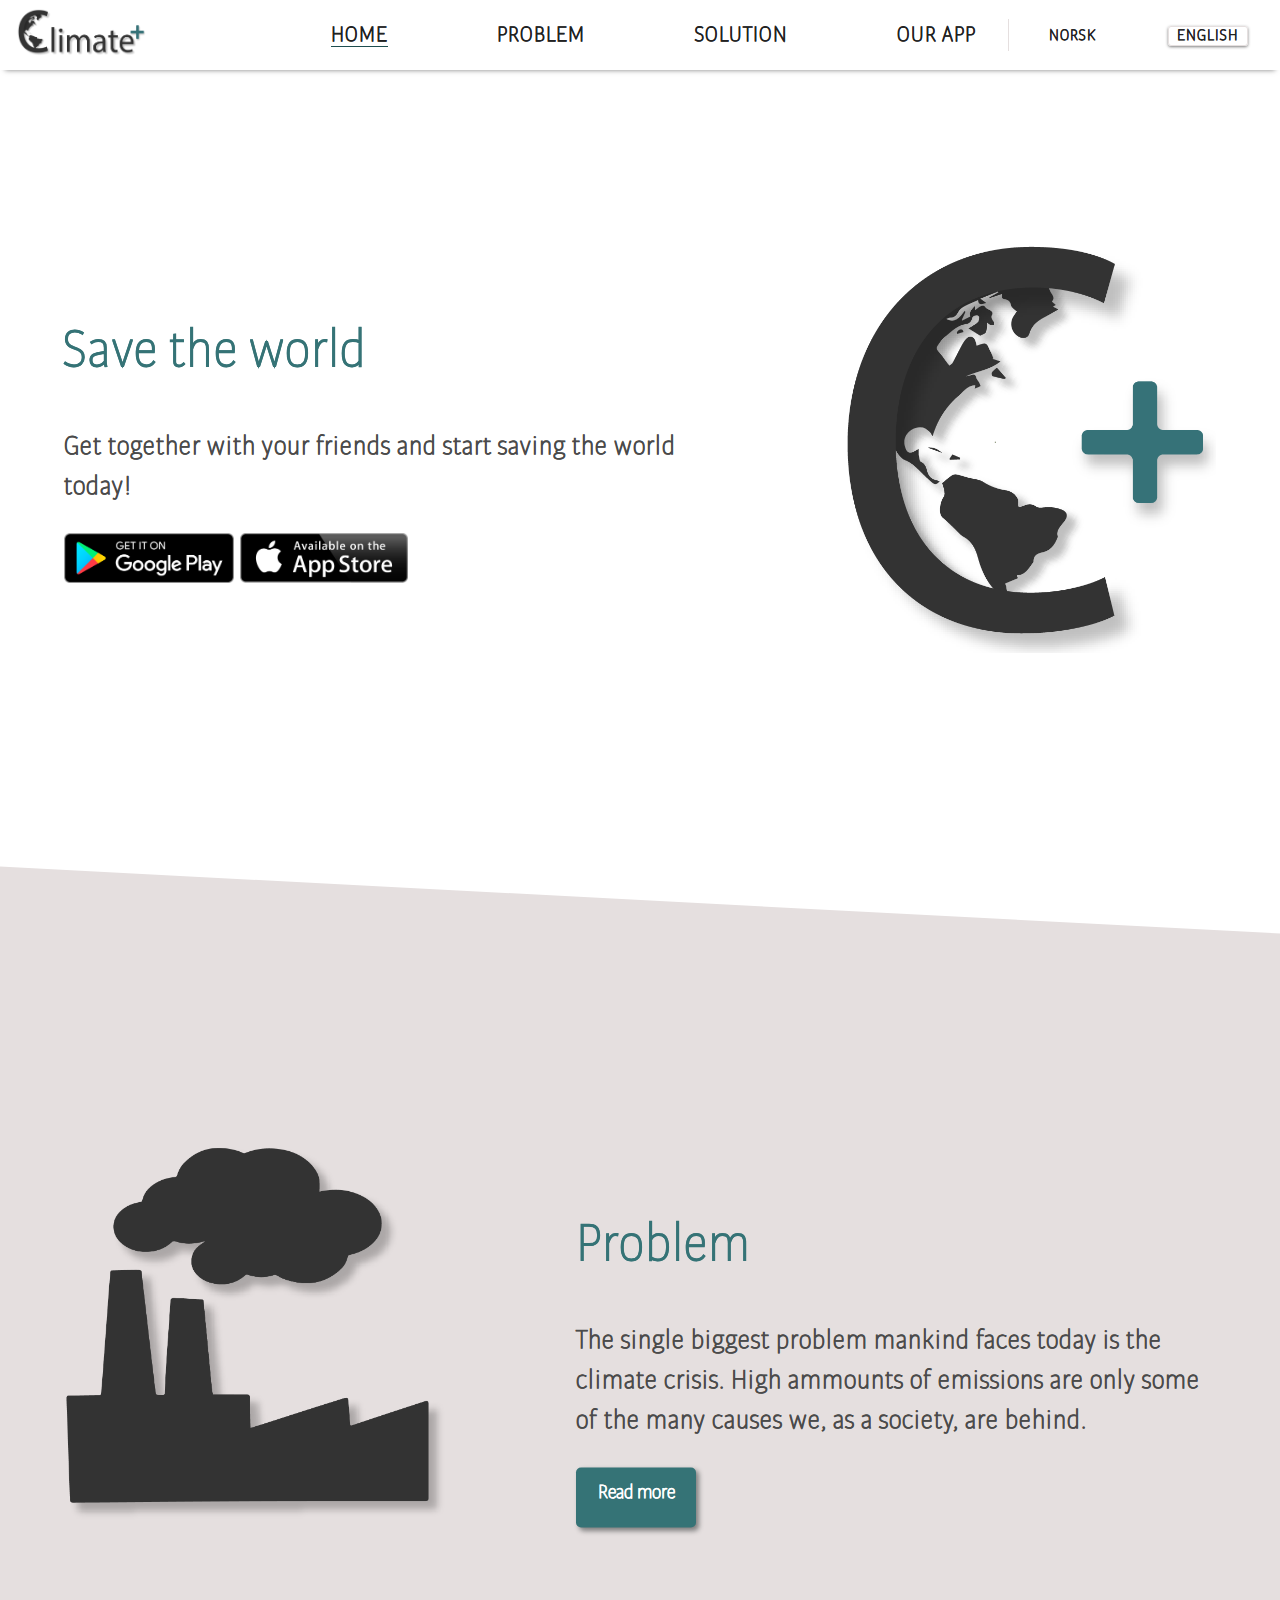
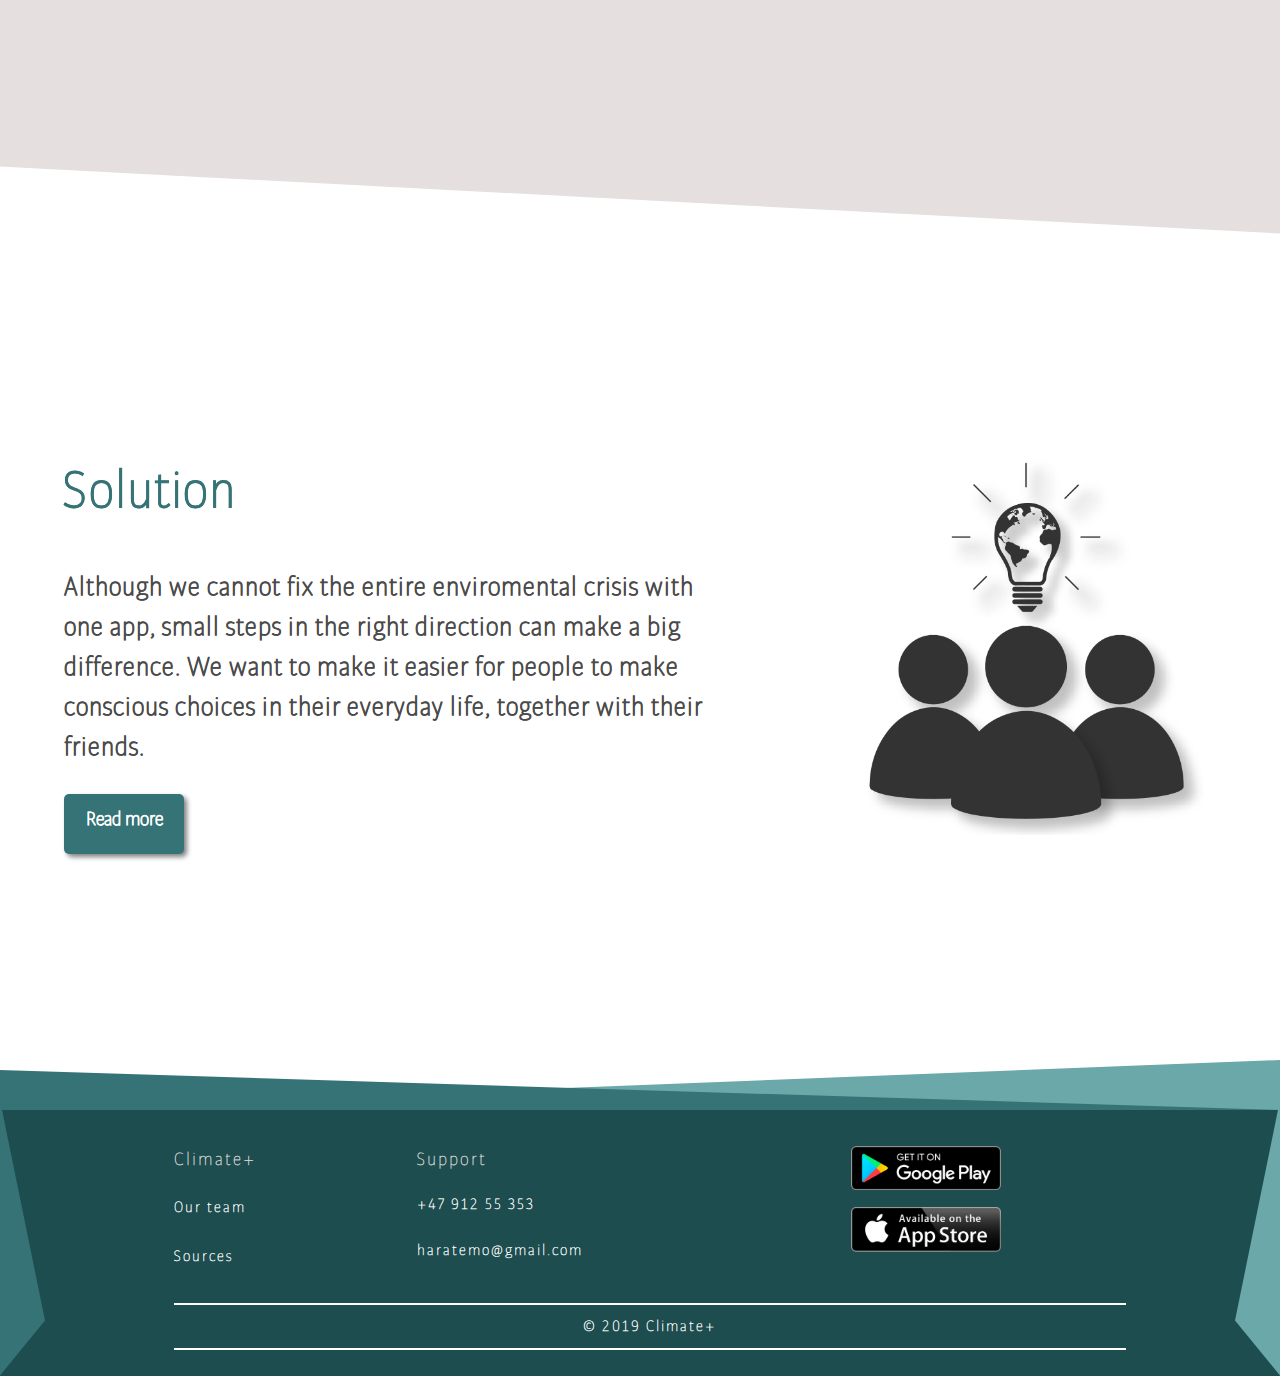
<file: index.html>
<!DOCTYPE html>
<html lang="en">
    <head>
        <meta charset='utf-8'>
        <meta http-equiv='X-UA-Compatible' content='IE=edge'>
        <title>Climate+</title>
        <link rel="icon" type="image/png" href="img/logoTittel.png">

        <meta name='viewport' content='width=device-width, initial-scale=1'>

        <link rel='stylesheet' type='text/css' media='screen' href='css/index-style.css'>
        <link rel="stylesheet" type="text/css" href="css/navigation-bar-style.css">
        <link rel="stylesheet" type="text/css" href="css/main.css">

    </head>
    <body>
        <input type="checkbox" id="dropdown">
        <nav tabindex="0">
            <a href="index.html" class="logo logoD"><img alt="Our logo" src="img/logo.png"></a>
            <a href="index.html" class="logo logoM"><img alt="Our logo" src="img/logo2.png"></a>

            <div tabindex=0 class="title">Home</div>

            <label for="dropdown">
                menu
                <div class="burger">
                    <div></div>
                    <div></div>
                    <div></div>
                </div>
            </label>
        
            <ul class="nav-links">
                <li><a class="active" href="#index">Home</a></li>
                <li><a href="html/problem.html">Problem</a></li>
                <li><a href="html/solution.html">Solution</a></li>
                <li><a href="html/app.html">Our App</a></li>
            </ul>
            <ul class="language">
                <li><a href="html/no.html">Norsk</a></li>
                <li><a class="active" href="index.html">English</a></li>
            </ul>
        </nav>

        <div class = "main" id="index">

            <div class = "section1">
                <div class ="tekst">
                    <h1 tabindex=0>Save the world</h1>
                    <img class = "finnes" src = "img/logo2.png" alt = "Image of our logo">
                    <p tabindex=0>Get together with your friends and start saving the world today!</p>

                    <a href="html/app.html"><img class="nav-googlePlay" src="img/googlePlay.png" alt ="Link to Google Play"></a>
                    <a href="html/app.html"><img class="nav-appStore" src="img/appStore.png" alt = "Link to Appstore"></a>
                </div>
                <div class = "jordklode">
                    <img tabindex=0 src = "img/logo2.png">
                </div>
            </div>

            <div class = "section2">
                <div class = "fabrikk">
                    <a href="html/problem.html"><img src="img/fabrikk.png"></a>
                </div>
                <div class = tekst>
                    <h1 tabindex=0>Problem</h1>
                    <img class = "finnes" src = "img/fabrikk.png" alt = "Image of a factory">
                    <p tabindex=0 >The single biggest problem mankind faces today is the climate crisis. High ammounts of emissions
                        are only some of the many causes we, as a society, are behind.</p>

                    <a tabindex=0 href="html/problem.html"><button class="buttonStyle" tabindex=-1>Read more</button></a>
                </div>
            </div>

            <div class = "section3">
                <div class = "tekst">
                    <h1 tabindex=0 >Solution</h1>
                    <img class = "finnes" src = "img/folk.png" alt = "Image of people">
                    <p tabindex=0>
                        Although we cannot fix the entire enviromental crisis with one app, small steps in the right direction can make
                        a big difference. We want to make it easier for people to make conscious choices in their 
                        everyday life, together with their friends.
                    </p>

                    <a tabindex=0 href = "html/solution.html"><button class="buttonStyle" tabindex=-1>Read more</button></a>
                </div>
                <div class = "folk">
                    <a tabindex=0 href="html/solution.html"><img src="img/folk.png"></a>
                </div>
            </div>
        </div>
        <footer>
            <div class="triangles">
                <svg class="trekant" preserveAspectRatio="none" viewBox="0 0 100 100" width="100%">
                    <polygon style="width: 100%" points="0 100, 100 100, 100 0" fill="#6ba8a9"></polygon>
                </svg>

                <svg class="trekant1" preserveAspectRatio="none" viewBox="0 0 100 100" width="100%">
                    <polygon style="width: 100%" points="0 100, 100 100, 0 0" fill="#357376"></polygon>
                </svg>
            </div>
            <div class="footer-container">
                <div class="footer-left">
                    <ul>
                        <li class="topLink-Footer" tabindex="0">Climate+</li>
                        <li class="footer-links"><a href="html/team.html">Our team</a></li>
                        <li class="footer-links"><a href="html/sources.html">Sources</a></li>
                    </ul>
                </div>
                <div class="footer-center">
                    <ul>
                        <li class="topLink-Footer" tabindex="0">Support</li>
                        <li class="footer-links" tabindex="0">+47 912 55 353</li>
                        <li class="footer-links" tabindex="0"><a>haratemo@gmail.com</a></li>
                    </ul>
                </div>
                <div class="footer-right">
                    <ul>
                        <a href="html/app.html"><img alt="google play icon" class="googlePlay" src="img/googlePlay.png"></a>
                        <a href="html/app.html"><img alt="App store icon" class="appStore" src="img/appStore.png"></a>
                    </ul>
                </div>
                <div class="footer-copyRight">
                    <p>&copy; 2019 Climate+</p>
                </div>
            </div>

            <svg class="sideTriangleRight" preserveAspectRatio="none" viewBox="0 0 100 100" width="3%">
                <polygon style="width: 3%" points="0 0, 100 80, 0 100" fill="#357376"></polygon>
            </svg>

            <svg class="sideTriangleLeft" preserveAspectRatio="none" viewBox="0 0 100 100" width="3%">
                <polygon style="width: 3%" points="100 0, 0 80, 100 100" fill="#6ba8a9"></polygon>
            </svg>
        </footer>
    </body>
</html>
</file>
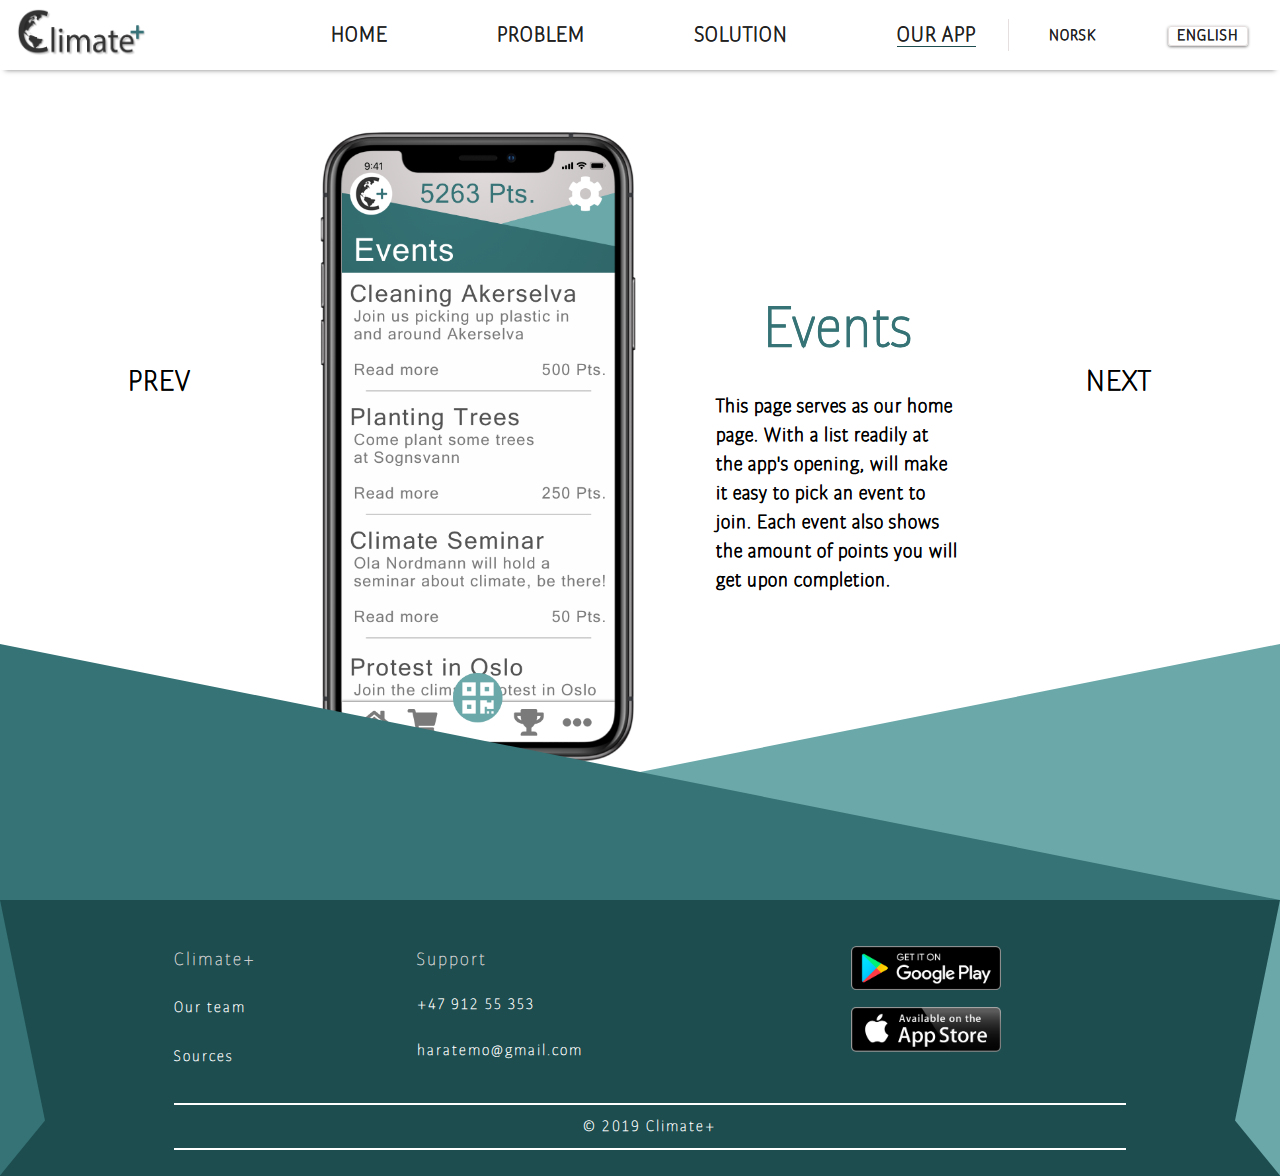
<file: html/app (LilleDeeLaptop's conflicted copy 2019-11-29).html>
<!DOCTYPE html>
<html lang="en">
    <head>
        <meta charset="UTF-8">
        <meta name="viewport" content="width=device-width, initial-scale=1.0">
        <meta http-equiv="X-UA-Compatible" content="ie=edge">
        <link rel="stylesheet" type="text/css" href="../css/main.css">
        <link rel="stylesheet" type="text/css" href="../css/app-style.css">
        <title>
            Vår App
        </title>
        <link rel="icon" type="image/png" href="../img/logoTittel.png">
    </head>
    <body>
        
        <input type="checkbox" id="dropdown">
        <nav tabindex="0">
            <a href="../index.html" class="logo logoD"><img alt="Our logo" src="../img/logo.png"></a>
            <a href="../index.html" class="logo logoM"><img alt="Our logo" src="../img/logo2.png"></a>

            <div tabindex="0" class="title">Our App</div>

            <label for="dropdown">
                menu
                <div class="burger">
                    <div></div>
                    <div></div>
                    <div></div>
                </div>
            </label>
        
            <ul class="nav-links">
                <li><a href="../index.html">Home</a></li>
                <li><a href="problem.html">Problem</a></li>
                <li><a href="solution.html">Solution</a></li>
                <li><a class="active" href="#slide1">Our App</a></li>
            </ul>
            <ul class="language">
                <li><a href="./no/app.html">Norsk</a></li>
                <li><a class="active" href="#slide1">English</a></li>
            </ul>
        </nav>
        
        <!--
        <div class="head-text">
            <h1>Demonstration</h1>
            <p>In this section we have created a slideshow which showcases our app</p>
        </div>
        -->

        <div class="container">
            <div class="scroll-wrap">
                <div class="slide" id="slide1">
                    <h2 class="m-header">Events</h2>
                    <div class="slide-img">
                        <img src="../img/app1.png" alt="Climate+ home page">
                    </div>
                    <div class="slide-text" tabindex="0">
                        <h2>Events</h2>
                        <p>This page serves as our home page. With a list readily at the app's opening, will
                            make it easy to pick an event to join. Each event also shows the amount of points you
                            will get upon completion.
                    </div>
                    <a class="next" href="#slide2">Next</a>
                    <a class="prev" href="#slide3">Prev</a>
                </div>

                <div class="slide" id="slide2">
                    <h2 class="m-header">Benefits</h2>
                    <div class="slide-img">
                        <img src="../img/app2.png" alt="Climate+ benefit page">
                    </div>
                    <div class="slide-text" tabindex="0">
                        <h2>Benefits</h2>
                        <p>This page displays all the benefits you can spend your accumulated points on.
                            The cost of each rewards is also displayed.</p>
                    </div>
                    <a class="next" href="#slide3">Next</a>
                    <a class="prev" href="#slide1">Prev</a>
                </div>

                <div class="slide" id="slide3">
                    <h2 class="m-header">Leaderboard</h2>
                    <div class="slide-img">
                        <img src="../img/app3.png" alt="Climate+ leaderboard page">
                    </div>
                    <div class="slide-text" tabindex="0">
                        <h2>Leaderboard</h2>
                        <p>The Leaderboard is where you can keep track of all your ladders. In this demo we see
                            that the leaderboard readily displays the current points your friends have accumulated this
                            season.</p>
                    </div>
                    <a class="next" href="#slide1">Next</a>
                    <a class="prev" href="#slide2">Prev</a>
                </div>
            </div>
        </div>

        <footer>
            <div class="triangles">
                <svg class="trekant" preserveAspectRatio="none" viewBox="0 0 100 100" width="100%">
                    <polygon style="width: 100%" points="0 100, 100 100, 100 0" fill="#6ba8a9"></polygon>
                </svg>

                <svg class="trekant1" preserveAspectRatio="none" viewBox="0 0 100 100" width="100%">
                    <polygon style="width: 100%" points="0 100, 100 100, 0 0" fill="#357376"></polygon>
                </svg>
            </div>
            <div class="footer-container">

                <div class="footer-left">
                    <ul>
                        <li class="topLink-Footer">Climate+</li>
                        <li class="footer-links"><a href="../html/team.html">Our team</a></li>
                        <li class="footer-links"><a href="../html/sources.html">Sources</a></li>
                    </ul>
                </div>

                <div class="footer-center">
                    <ul>
                        <li class="topLink-Footer">Support</li>
                        <li class="footer-links">+47 912 55 353</li>
                        <li class="footer-links"><a>haratemo@gmail.com</a></li>
                    </ul>
                </div>
                <div class="footer-right">
                    <ul>
                        <img alt="google play icon" class="googlePlay" src="../img/googlePlay.png">
                        <img alt="App store icon" class="appStore" src="../img/appStore.png">
                    </ul>
                </div>

                <div class="footer-copyRight">
                    <p>&copy; 2019 Climate+</p>
                </div>
            </div>

            <svg class="sideTriangleRight" preserveAspectRatio="none" viewBox="0 0 100 100" width="3%">
                <polygon style="width: 3%" points="0 0, 100 80, 0 100" fill="#357376"></polygon>
            </svg>

            <svg class="sideTriangleLeft" preserveAspectRatio="none" viewBox="0 0 100 100" width="3%">
                <polygon style="width: 3%" points="100 0, 0 80, 100 100" fill="#6ba8a9"></polygon>
            </svg>

        </footer>
    </body>
</html>
</file>
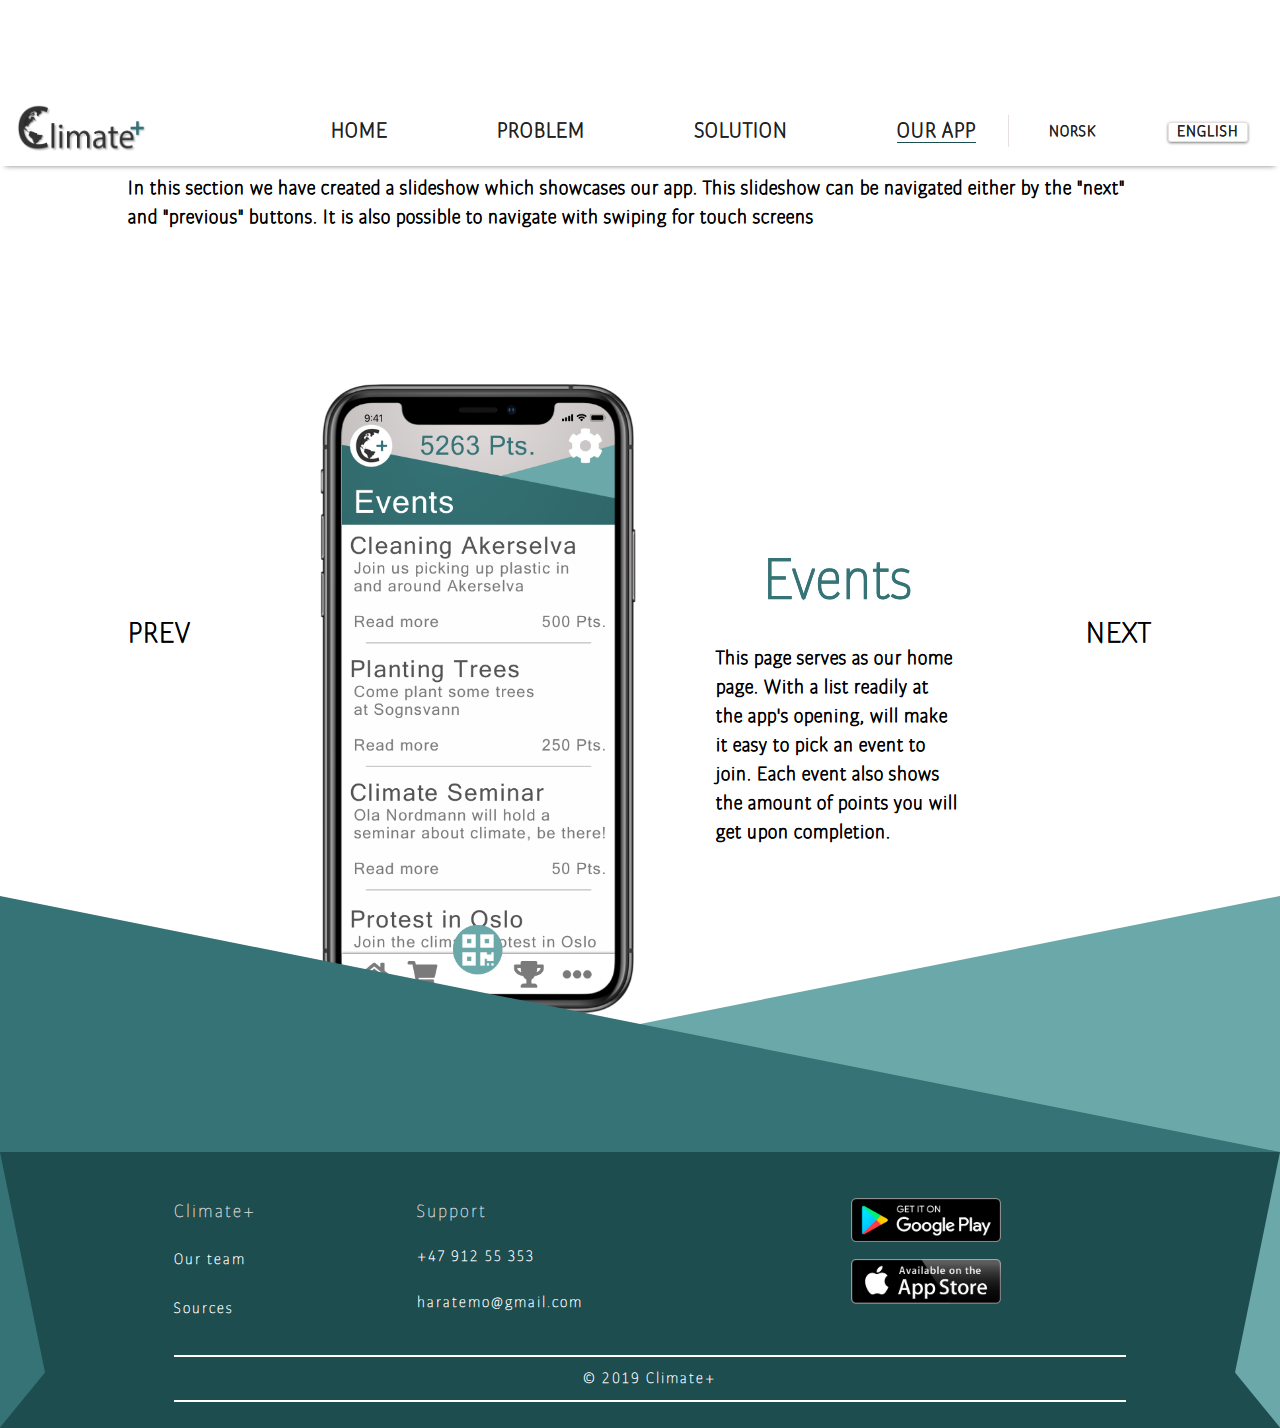
<file: html/app.html>
<!DOCTYPE html>
<html lang="en">
    <head>
        <meta charset="UTF-8">
        <meta name="viewport" content="width=device-width, initial-scale=1.0">
        <meta http-equiv="X-UA-Compatible" content="ie=edge">
        <link rel="stylesheet" type="text/css" href="../css/main.css">
        <link rel="stylesheet" type="text/css" href="../css/app-style.css">
        <title>
            Our App
        </title>
        <link rel="icon" type="image/png" href="../img/logoTittel.png">
    </head>
    <body>
        
        <input type="checkbox" id="dropdown">
        <nav tabindex="0">
            <a href="../index.html" class="logo logoD"><img alt="Our logo" src="../img/logo.png"></a>
            <a href="../index.html" class="logo logoM"><img alt="Our logo" src="../img/logo2.png"></a>

            <div tabindex="0" class="title">Our App</div>

            <label for="dropdown">
                menu
                <div class="burger">
                    <div></div>
                    <div></div>
                    <div></div>
                </div>
            </label>
        
            <ul class="nav-links">
                <li><a href="../index.html">Home</a></li>
                <li><a href="problem.html">Problem</a></li>
                <li><a href="solution.html">Solution</a></li>
                <li><a class="active" href="#slide1">Our App</a></li>
            </ul>
            <ul class="language">
                <li><a href="./no/app.html">Norsk</a></li>
                <li><a class="active" href="#slide1">English</a></li>
            </ul>
        </nav>
        <!--
        <div class="push"></div>
        -->
        <div class="head-text">
            
            <h1>Demonstration</h1>
            <p>In this section we have created a slideshow which showcases our app. This slideshow can be navigated either by the "next" and "previous" buttons. It is also possible to navigate with swiping for touch screens</p>
            
        </div>      
        
        <div class="container" id="slidehow">
            <div class="scroll-wrap">
                <div class="slide" id="slide1">
                    <h2 class="m-header">Events</h2>
                    <div class="slide-img">
                        <img src="../img/app1.png" alt="Climate+ home page">
                    </div>
                    <div class="slide-text" tabindex="0">
                        <h2>Events</h2>
                        <p>This page serves as our home page. With a list readily at the app's opening, will
                            make it easy to pick an event to join. Each event also shows the amount of points you
                            will get upon completion.
                    </div>
                    <a class="next" href="#slide2">Next</a>
                    <a class="prev" href="#slide3">Prev</a>
                </div>

                <div class="slide" id="slide2">
                    <h2 class="m-header">Benefits</h2>
                    <div class="slide-img">
                        <img src="../img/app2.png" alt="Climate+ benefit page">
                    </div>
                    <div class="slide-text" tabindex="0">
                        <h2>Benefits</h2>
                        <p>This page displays all the benefits you can spend your accumulated points on.
                            The cost of each rewards is also displayed.</p>
                    </div>
                    <a class="next" href="#slide3">Next</a>
                    <a class="prev" href="#slide1">Prev</a>
                </div>

                <div class="slide" id="slide3">
                    <h2 class="m-header">Leaderboard</h2>
                    <div class="slide-img">
                        <img src="../img/app3.png" alt="Climate+ leaderboard page">
                    </div>
                    <div class="slide-text" tabindex="0">
                        <h2>Leaderboard</h2>
                        <p>The Leaderboard is where you can keep track of all your ladders. In this demo we see
                            that the leaderboard readily displays the current points your friends have accumulated this
                            season.</p>
                    </div>
                    <a class="next" href="#slide1">Next</a>
                    <a class="prev" href="#slide2">Prev</a>
                </div>
            </div>
        </div>

        <footer>
            <div class="triangles">
                <svg class="trekant" preserveAspectRatio="none" viewBox="0 0 100 100" width="100%">
                    <polygon style="width: 100%" points="0 100, 100 100, 100 0" fill="#6ba8a9"></polygon>
                </svg>

                <svg class="trekant1" preserveAspectRatio="none" viewBox="0 0 100 100" width="100%">
                    <polygon style="width: 100%" points="0 100, 100 100, 0 0" fill="#357376"></polygon>
                </svg>
            </div>
            <div class="footer-container">

                <div class="footer-left">
                    <ul>
                        <li class="topLink-Footer" tabindex="0">Climate+</li>
                        <li class="footer-links"><a href="../html/team.html">Our team</a></li>
                        <li class="footer-links"><a href="../html/sources.html">Sources</a></li>
                    </ul>
                </div>

                <div class="footer-center">
                    <ul>
                        <li class="topLink-Footer" tabindex="0">Support</li>
                        <li class="footer-links" tabindex="0">+47 912 55 353</li>
                        <li class="footer-links" tabindex="0"><a>haratemo@gmail.com</a></li>
                    </ul>
                </div>
                <div class="footer-right">
                    <ul>
                        <a href="#app.html"><img alt="google play icon" class="googlePlay" src="../img/googlePlay.png"></a>
                        <a href="#app.html"><img alt="App store icon" class="appStore" src="../img/appStore.png"></a>
                    </ul>
                </div>

                <div class="footer-copyRight">
                    <p>&copy; 2019 Climate+</p>
                </div>
            </div>

            <svg class="sideTriangleRight" preserveAspectRatio="none" viewBox="0 0 100 100" width="3%">
                <polygon style="width: 3%" points="0 0, 100 80, 0 100" fill="#357376"></polygon>
            </svg>

            <svg class="sideTriangleLeft" preserveAspectRatio="none" viewBox="0 0 100 100" width="3%">
                <polygon style="width: 3%" points="100 0, 0 80, 100 100" fill="#6ba8a9"></polygon>
            </svg>

        </footer>
    </body>
</html>
</file>
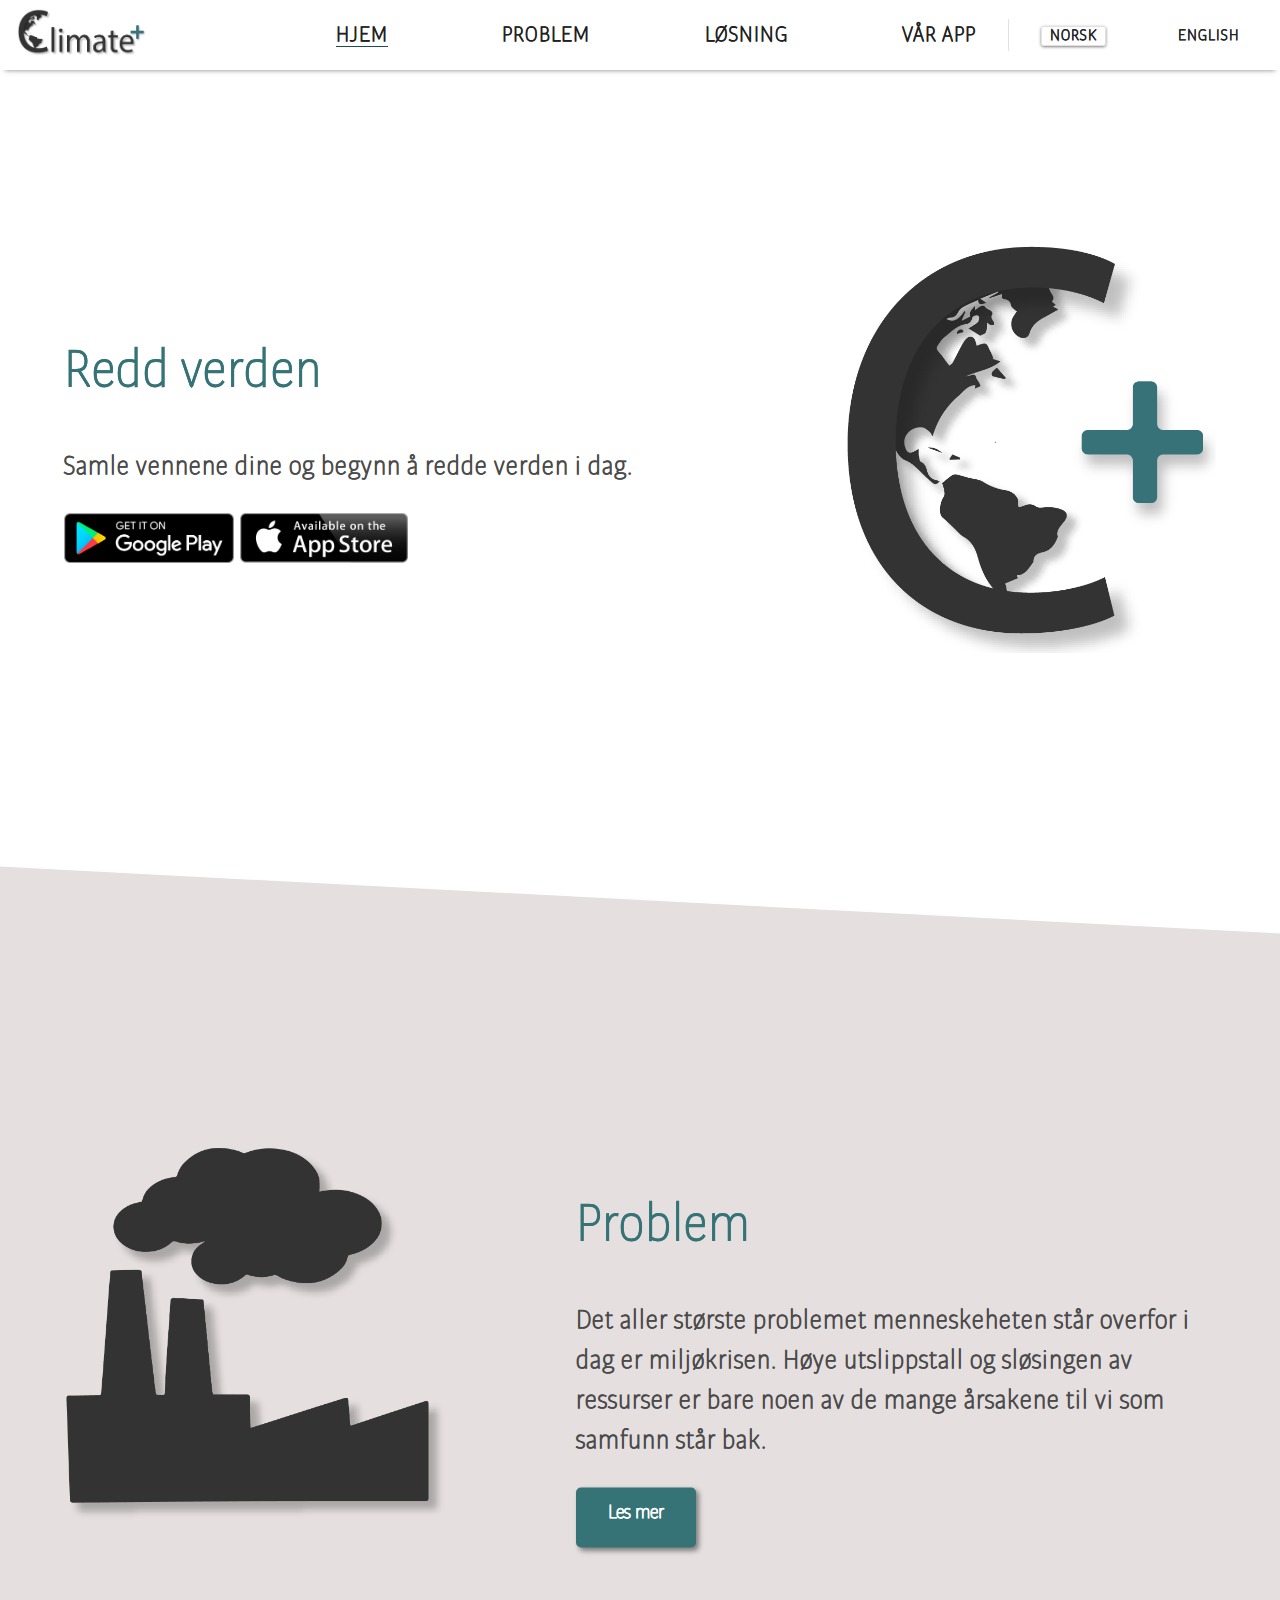
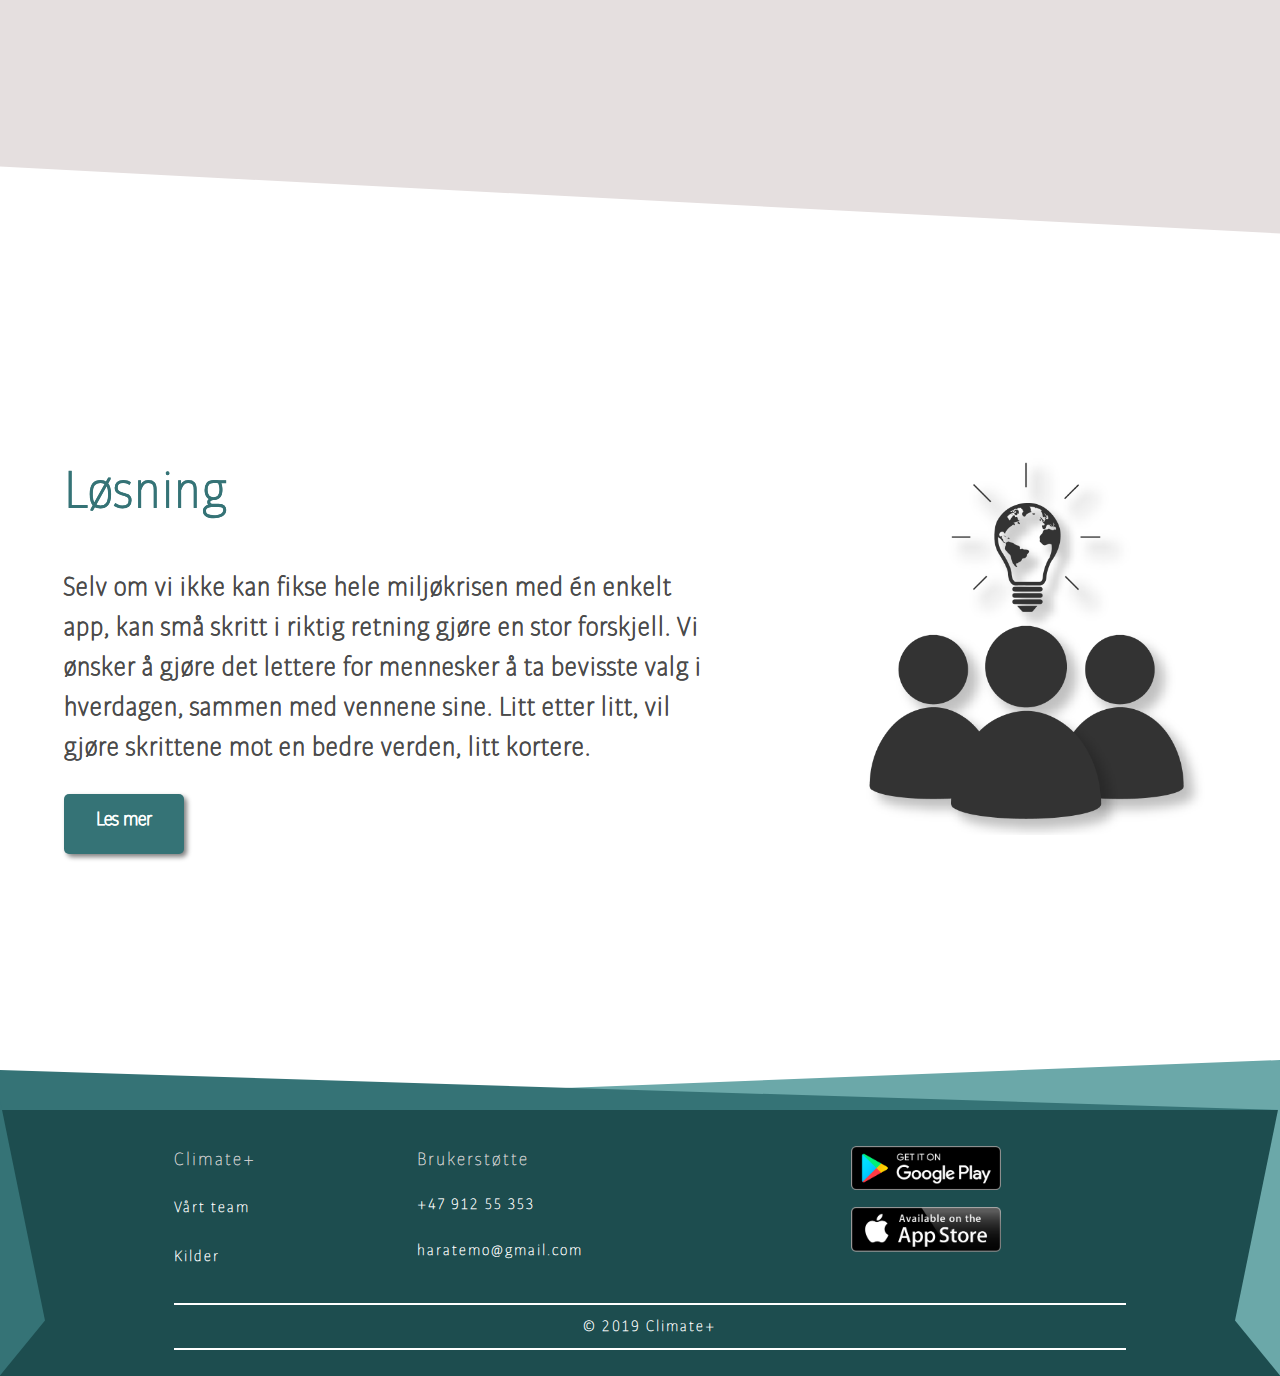
<file: html/no.html>
<!DOCTYPE html>
<html lang="no">
    <head>
        <meta charset='utf-8'>
        <meta http-equiv='X-UA-Compatible' content='IE=edge'>
        <title>Climate+</title>
        <link rel="icon" type="image/png" href="../img/logoTittel.png">

        <meta name='viewport' content='width=device-width, initial-scale=1'>

        <link rel='stylesheet' type='text/css' media='screen' href='../css/index-style.css'>

        <link rel="stylesheet" type="text/css" href="../css/navigation-bar-style.css">
        <link rel="stylesheet" type="text/css" href="../css/main.css">
    </head>
    <body>
        <input type="checkbox" id="dropdown">
        <nav tabindex="0">
            <a href="no.html" class="logo logoD"><img alt="Vår logo" src="../img/logo.png"></a>
            <a href="no.html" class="logo logoM"><img alt="Vår logo" src="../img/logo2.png"></a>

            <div tabindex="0" class="title">Hjem</div>

            <label for="dropdown">
                menu
                <div class="burger">
                    <div></div>
                    <div></div>
                    <div></div>
                </div>
            </label>
        
            <ul class="nav-links">
                <li><a class="active" href="#index">Hjem</a></li>
                <li><a href="./no/problem.html">Problem</a></li>
                <li><a href="./no/løsning.html">Løsning</a></li>
                <li><a href="./no/app.html">Vår App</a></li>
            </ul>
            <ul class="language">
                <li><a class="active" href="#index">Norsk</a></li>
                <li><a href="../index.html">English</a></li>
            </ul>
        </nav>

        <div class = "main" id="index">

            <div class = "section1">
                <div class ="tekst">
                    <h1>Redd verden</h1>
                    <img class = "finnes" src = "../img/logo2.png" alt = "Bilde av vår logo">
                    <p>Samle vennene dine og begynn å redde verden i dag.</p>

                    <a href = "../html/no/app.html"><img class="nav-googlePlay" src="../img/googlePlay.png" alt ="Link to Google Play"></a>
                    <a href = "../html/no/app.html"><img class="nav-appStore" src="../img/appStore.png" alt = "Link to Appstore"></a>
                </div>
                <div class = "jordklode">
                    <img src = "../img/logo2.png">
                </div>
            </div>

            <div class = "section2">
                <div class = "fabrikk">
                    <a href="../html/no/problem.html"><img src="../img/fabrikk.png"></a>
                </div>
                <div class = tekst>
                    <h1>Problem</h1>
                    <a href="../html/no/problem.html"><img class = "finnes" src = "../img/fabrikk.png" alt = "Bilde av en fabrikk"></a>
                    <p>Det aller største problemet menneskeheten står overfor i dag er miljøkrisen. Høye utslippstall
                        og sløsingen av ressurser er bare noen av de mange årsakene til vi som samfunn står bak.</p>

                    <a href="../html/no/problem.html"><button class="buttonStyle">Les mer</button></a>
                </div>
            </div>

            <div class = "section3">
                <div class = "tekst">
                    <h1>Løsning</h1>
                    <a href = "../html/no/løsning.html"><img class = "finnes" src = "../img/folk.png" alt = "Bilde av en gruppe mennesker"></a>
                    <p>Selv om vi ikke kan fikse hele miljøkrisen med én enkelt app, kan små skritt i riktig retning
                        gjøre en stor forskjell. Vi ønsker å gjøre det lettere for mennesker å ta bevisste valg i
                        hverdagen, sammen med vennene sine. Litt etter litt, vil gjøre skrittene mot en bedre verden,
                        litt kortere.</p>

                    <a href = "../html/no/løsning.html"><button class="buttonStyle">Les mer</button></a>
                </div>
                <div class = "folk">
                    <a href = "../html/no/løsning.html"><img src="../img/folk.png"></a>
                </div>
            </div>
        </div>
        <footer>
            <div class="triangles">
                <svg class="trekant" preserveAspectRatio="none" viewBox="0 0 100 100" width="100%">
                    <polygon style="width: 100%" points="0 100, 100 100, 100 0" fill="#6ba8a9"></polygon>
                </svg>

                <svg class="trekant1" preserveAspectRatio="none" viewBox="0 0 100 100" width="100%">
                    <polygon style="width: 100%" points="0 100, 100 100, 0 0" fill="#357376"></polygon>
                </svg>
            </div>
            <div class="footer-container">
                <div class="footer-left">
                    <ul>
                        <li class="topLink-Footer" tabindex="0">Climate+</li>
                        <li class="footer-links"><a href="no/team.html">Vårt team</a></li>
                        <li class="footer-links"><a href="no/kilder.html">Kilder</a></li>
                    </ul>
                </div>
                <div class="footer-center">
                    <ul>
                        <li class="topLink-Footer" tabindex="0">Brukerstøtte</li>
                        <li class="footer-links" tabindex="0">+47 912 55 353</li>
                        <li class="footer-links" tabindex="0"><a>haratemo@gmail.com</a></li>
                    </ul>
                </div>
                <div class="footer-right">
                    <ul>
                        <a href = "../html/no/app.html"><img alt="google play icon" class="googlePlay" src="../img/googlePlay.png"></a>
                        <a href = "../html/no/app.html"><img alt="App store icon" class="appStore" src="../img/appStore.png"></a>
                    </ul>
                </div>
                <div class="footer-copyRight">
                    <p>&copy; 2019 Climate+</p>
                </div>
            </div>


            <svg class="sideTriangleRight" preserveAspectRatio="none" viewBox="0 0 100 100" width="3%">
                <polygon style="width: 3%" points="0 0, 100 80, 0 100" fill="#357376"></polygon>
            </svg>

            <svg class="sideTriangleLeft" preserveAspectRatio="none" viewBox="0 0 100 100" width="3%">
                <polygon style="width: 3%" points="100 0, 0 80, 100 100" fill="#6ba8a9"></polygon>
            </svg>
        </footer>

    </body>
</html>
</file>
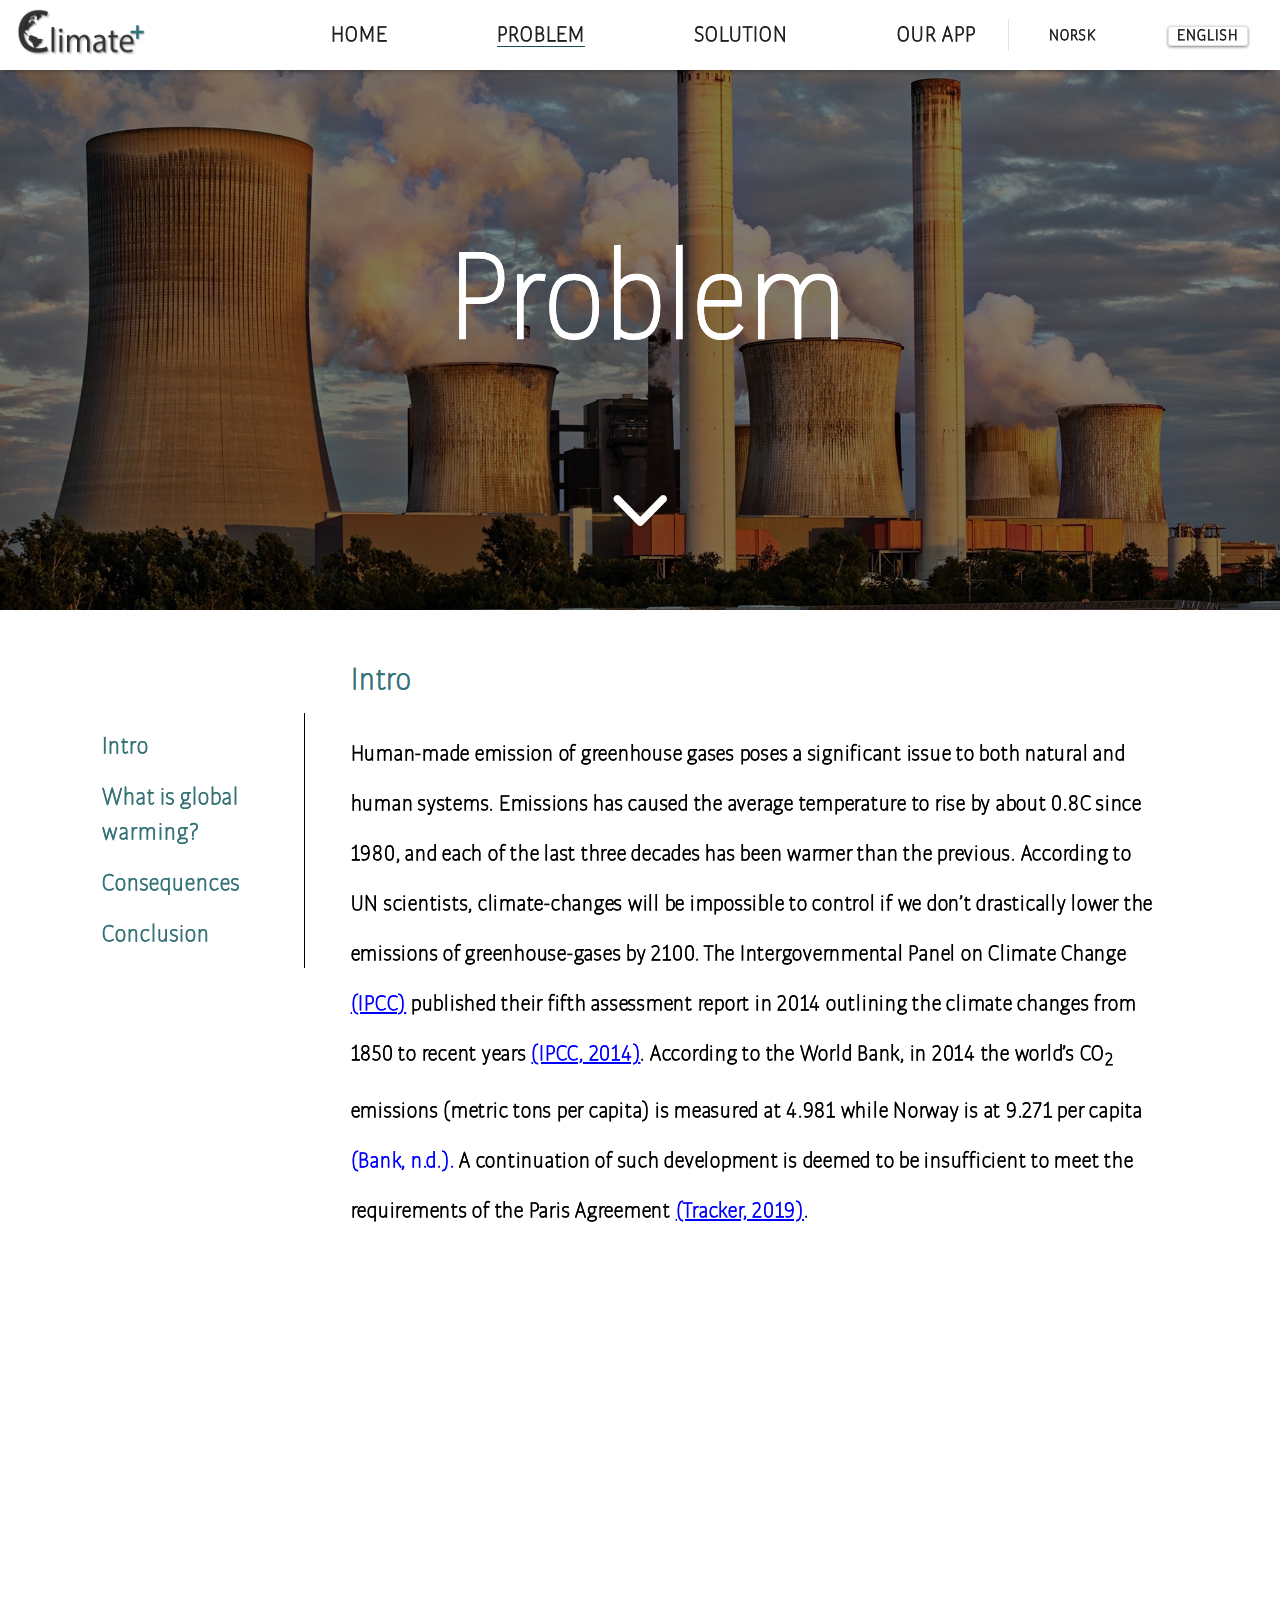
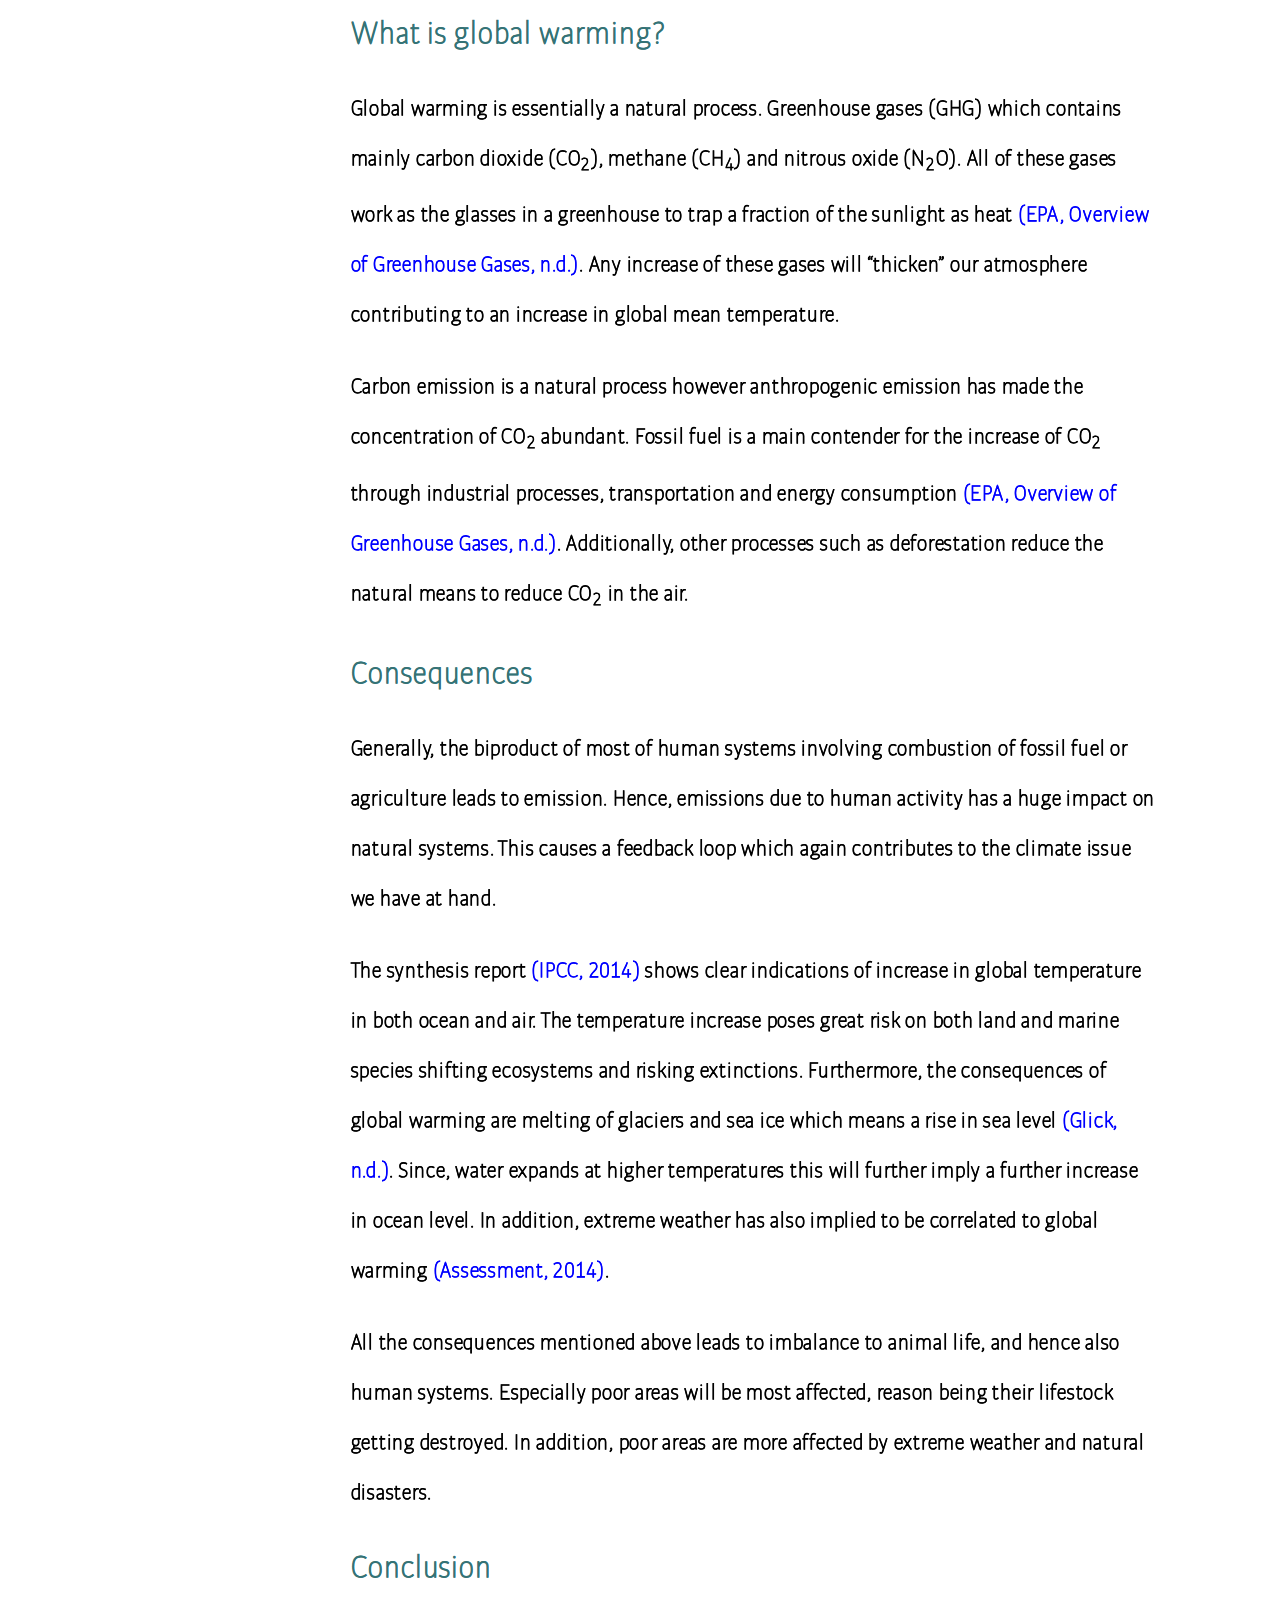
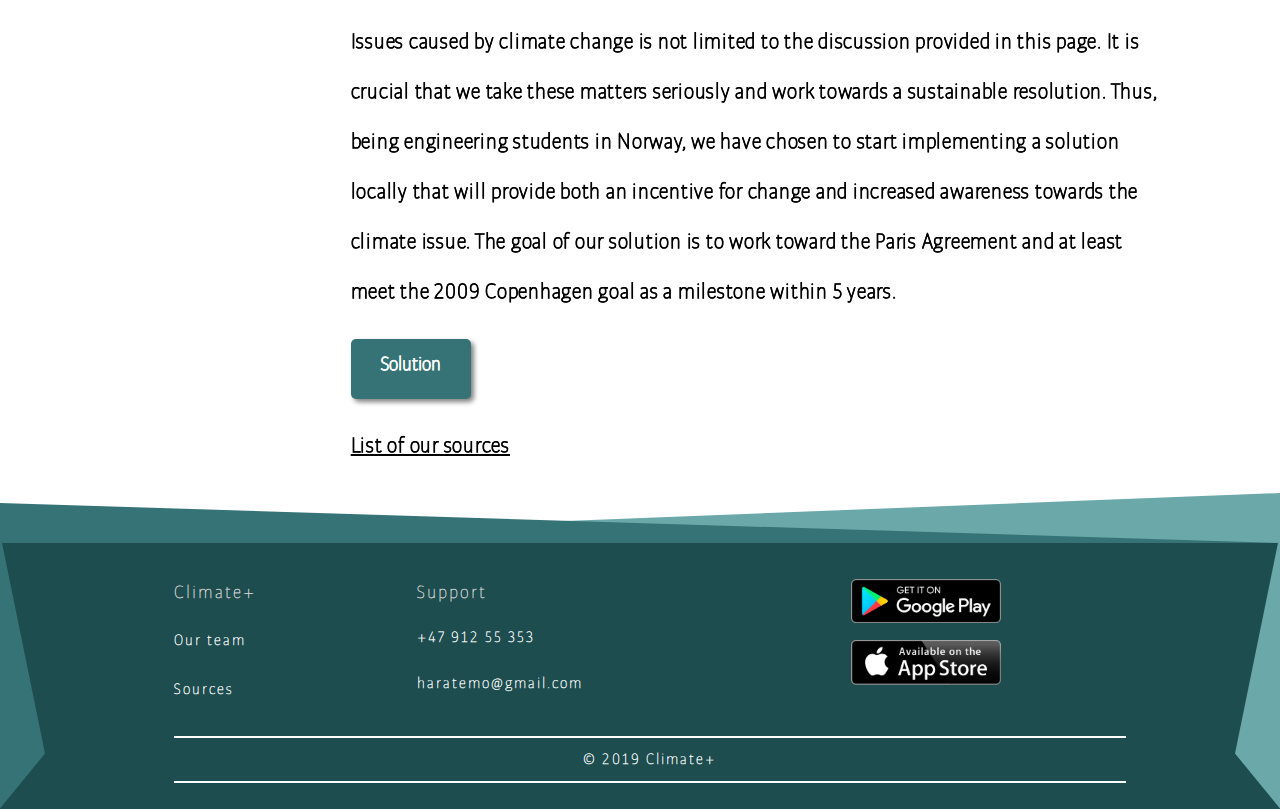
<file: html/problem.html>
<!DOCTYPE html>
<html lang="en">
    <head>
        <meta charset="UTF-8">
        <meta name="viewport" content="width=device-width, initial-scale=1.0">
        <meta http-equiv="X-UA-Compatible" content="ie=edge">
        <link rel="stylesheet" type="text/css" href="../css/main.css">
        <link rel="stylesheet" type="text/css" href="../css/problem-style.css">
        <title>
            Problem
        </title>
        <link rel="icon" type="image/png" href="../img/logoTittel.png">
    </head>
    <body>
        <input type="checkbox" id="dropdown">
        <nav tabindex="0">
            <a href="../index.html" class="logo logoD"><img alt="Our logo" src="../img/logo.png"></a>
            <a href="../index.html" class="logo logoM"><img alt="Our logo" src="../img/logo2.png"></a>


            <div tabindex="0" class="title">Problem</div>

            <label for="dropdown">
                menu
                <div class="burger">
                    <div></div>
                    <div></div>
                    <div></div>
                </div>
            </label>
        
            <ul class="nav-links">
                <li><a href="../index.html">Home</a></li>
                <li><a class="active" href="#problem">Problem</a></li>
                <li><a href="solution.html">Solution</a></li>
                <li><a href="app.html">Our App</a></li>
            </ul>
            <ul class="language">
                <li><a href="./no/problem.html">Norsk</a></li>
                <li><a class="active" href="#problem">English</a></li>
            </ul>
        </nav>

            <div class="probPicture">
                
                <img id="probImg" src="../img/factory%20(3).jpg" alt="Picture of a factory" tabindex=0 title="Air pollution chimney cloud, retrieved from pexels.com">
                <img id="mobProbImg" src="../img/mobFactory.jpg" alt="Modified picture of a factory" tabindex=0 title="Air pollution chimney cloud, retrieved from pexels.com">
            
                <h1 class="mainHeader">Problem</h1>
                <a href="#header1" tabindex=-1>
                    <div class="targetArea">
                        <img src="../img/upArrow.png" class="toText" alt="Downarrow, click to get down to the text" tabindex=0>
                    </div>
                </a>
                <!--<a href="#header1"><img class="toText" src="../img/upArrow.png" alt="uparrow, picture by TukTukDesign.
                    Picture retrieved from pixabay"></a>!-->

            </div>
        
            <div class="push"></div>


            <div class="container">
            <div class="sidebar">
                <p><a href="#header1">Intro</a></p>
                <p><a href="#header2">What is global warming?</a></p>
                <p><a href="#header3">Consequences</a></p>
                <p><a href="#header4">Conclusion</a></p>
            </div>
            
            <div class="content">     

                <div class="sidebarMob">
                    <a href="#header1">Intro</a>
                    <a href="#header2">What is global warming?</a>
                    <a href="#header3">Consequences</a>
                    <a href="#header4">Conclusion</a>
                </div>
                
                <div id="header1"></div>

                <div class="text" tabindex=0>
                    
                    
                    <h2>Intro</h2>
                    <p>
                        Human-made emission of greenhouse gases poses a significant issue to both natural and human
                        systems. Emissions has caused the average temperature to rise by about 0.8C since 1980, and
                        each of the last three decades has been warmer than the previous. According to UN
                        scientists, climate-changes will be impossible to control if we don’t drastically lower the
                        emissions of greenhouse-gases by 2100. The Intergovernmental Panel on Climate Change
                        <a class="site" href="https://www.ipcc.ch/site/assets/uploads/2018/02/AR5_SYR_FINAL_SPM.pdf"
                           target="_blank" tabindex=-1>(IPCC)</a>
                        published their fifth assessment report in 2014 outlining the climate changes from 1850 to
                        recent years
                        <a class="site" href="https://www.ipcc.ch/site/assets/uploads/2018/02/AR5_SYR_FINAL_SPM.pdf"
                           target="_blank" tabindex=-1> (IPCC, 2014)</a>.
                        According to the World Bank, in 2014 the
                        world’s CO<sub>2</sub> emissions (metric tons per capita) is measured at 4.981 while Norway is at
                        9.271 per capita
                        <a class="cite" href="https://data.worldbank.org/indicator/EN.ATM.CO2E.PC?end=2014&locations=NO-1W&most_recent_value_desc=false&start=1960&view=chart"
                           target="_blank" tabindex=-1>(Bank, n.d.).</a>
                        A continuation of such development
                        is deemed to be insufficient to meet the requirements of the Paris Agreement
                        <a class="site" href="https://climateactiontracker.org/countries/norway" target="_blank"
                           tabindex=-1>(Tracker, 2019)</a>.
                    </p>
                </div>
                
                    <iframe src="https://data.worldbank.org/share/widget?end=2014&indicators=EN.ATM.CO2E.PC&locations=NO-1W&most_recent_value_desc=false&start=1960&view=chart" id="iframe" frameBorder='0' scrolling="no" 
                            tabindex=0 alt="Graph which shows the emissions per citizen in Norway compared to the rest of the world" title="Data from the World bank"></iframe>

                <div id="header2"></div>
                <div class="text" tabindex=0>
                    <h2>What is global warming?</h2>

                    <p>
                        Global warming is essentially a natural process. Greenhouse gases (GHG) which contains mainly
                        carbon dioxide (CO<sub>2</sub>), methane (CH<sub>4</sub>) and nitrous oxide (N<sub>2</sub>O).
                        All of these gases work as the glasses in a greenhouse to trap a fraction of the sunlight as
                        heat
                        <a class="cite" href="https://www.epa.gov/ghgemissions/overview-greenhouse-gases"
                                target="_blank" tabindex=-1>(EPA, Overview of Greenhouse Gases, n.d.)</a>.
                        Any increase of these gases will “thicken” our atmosphere contributing to an increase in global
                        mean temperature.
                    </p>

                    <p>
                        Carbon emission is a natural process however anthropogenic emission has made the concentration of
                        CO<sub>2</sub> abundant. Fossil fuel is a main contender for the increase of CO<sub>2</sub>
                        through industrial processes, transportation and energy consumption
                        <a class="cite" href="https://www.epa.gov/ghgemissions/overview-greenhouse-gases"
                           target="_blank" tabindex=-1>(EPA, Overview of Greenhouse Gases, n.d.)</a>.
                        Additionally, other processes such as deforestation reduce the natural means to reduce CO<sub>2</sub> in the air.
                    </p>
                    </div>
                <div id="header3"></div>
                <div class="text" tabindex=0>
                <h2>Consequences</h2>
                    <p>
                        Generally, the biproduct of most of human systems involving combustion of fossil fuel or
                        agriculture leads to emission. Hence, emissions due to human
                        activity has a huge impact on natural systems. This causes a feedback loop which again
                        contributes to the climate issue we have at hand.
                    </p>
                </div>
                <div class="text" tabindex=0>
                    <p>
                        The synthesis report
                        <a class="cite" href="https://www.ipcc.ch/site/assets/uploads/2018/02/AR5_SYR_FINAL_SPM.pdf"
                           target="_blank" tabindex=-1>(IPCC, 2014)</a> shows clear indications of increase in global
                        temperature in both ocean and air. The temperature increase poses great risk on both land and
                        marine species shifting ecosystems and risking extinctions. Furthermore, the consequences of
                        global warming are melting of glaciers and sea ice which means a rise in sea level
                        <a class="cite" href=" https://www.nationalgeographic.com/environment/global-warming/big-thaw/"
                           target="_blank" tabindex=-1>(Glick, n.d.)</a>. Since, water expands at higher temperatures
                        this will further imply a further increase in ocean level. In addition, extreme weather has
                        also implied to be correlated to global warming
                        <a class="cite" href="https://nca2014.globalchange.gov/highlights/report-findings/extreme-weather"
                           target="_blank" tabindex=-1>(Assessment, 2014)</a>.
                    </p>
                    <p>

                        All the consequences mentioned above leads to imbalance to animal life, and hence also human systems.
                        Especially poor areas will be most affected, reason being their lifestock getting destroyed. In addition, poor areas are more affected by extreme weather and natural disasters.
                    </p>
                </div>
                <div id="header4"></div>
                <div class="text" tabindex=0>

                    <h2>Conclusion</h2>
                        <p>
                            Issues caused by climate change is not limited to the discussion provided in this page. It is
                            crucial that we take these matters seriously and work towards a sustainable resolution. Thus,
                            being engineering students in Norway, we have chosen to start implementing a solution locally
                            that will provide both an incentive for change and increased awareness towards the climate
                            issue. The goal of our solution is to work toward the Paris Agreement and at least meet the
                            2009 Copenhagen goal as a milestone within 5 years.
                        </p>
                    </div>
                    <div class="links">
                        
                        <a href="solution.html" ><button tabindex=-1 class="buttonStyle">Solution</button></a>
                        <p> <a href="sources.html">List of our sources</a></p>
                            
                    </div>
                
            </div>
        </div>


        <footer>
            <div class="triangles">
                <svg class="trekant" preserveAspectRatio="none" viewBox="0 0 100 100" width="100%">
                    <polygon style="width: 100%" points="0 100, 100 100, 100 0" fill="#6ba8a9"></polygon>
                </svg>

                <svg class="trekant1" preserveAspectRatio="none" viewBox="0 0 100 100" width="100%">
                    <polygon style="width: 100%" points="0 100, 100 100, 0 0" fill="#357376"></polygon>
                </svg>
            </div>
            <div class="footer-container">
                <div class="footer-left">
                    <ul>
                        <li class="topLink-Footer" tabindex="0">Climate+</li>
                        <li class="footer-links"><a href="team.html">Our team</a></li>
                        <li class="footer-links"><a href="sources.html">Sources</a></li>
                    </ul>
                </div>
                <div class="footer-center">
                    <ul>
                        <li class="topLink-Footer" tabindex="0">Support</li>
                        <li class="footer-links" tabindex="0">+47 912 55 353</li>
                        <li class="footer-links" tabindex="0"><a>haratemo@gmail.com</a></li>
                    </ul>
                </div>
                <div class="footer-right">
                    <ul>
                        <a href="app.html"><img alt="google play icon" class="googlePlay" src="../img/googlePlay.png"></a>
                        <a href="app.html"><img alt="App store icon" class="appStore" src="../img/appStore.png"></a>
                    </ul>
                </div>
                <div class="footer-copyRight">
                    <p>&copy; 2019 Climate+</p>
                </div>


            </div>

            <svg class="sideTriangleRight" preserveAspectRatio="none" viewBox="0 0 100 100" width="3%">
                <polygon style="width: 3%" points="0 0, 100 80, 0 100" fill="#357376"></polygon>
            </svg>

            <svg class="sideTriangleLeft" preserveAspectRatio="none" viewBox="0 0 100 100" width="3%">
                <polygon style="width: 3%" points="100 0, 0 80, 100 100" fill="#6ba8a9"></polygon>
            </svg>
        </footer>
    </body>
</html>
</file>
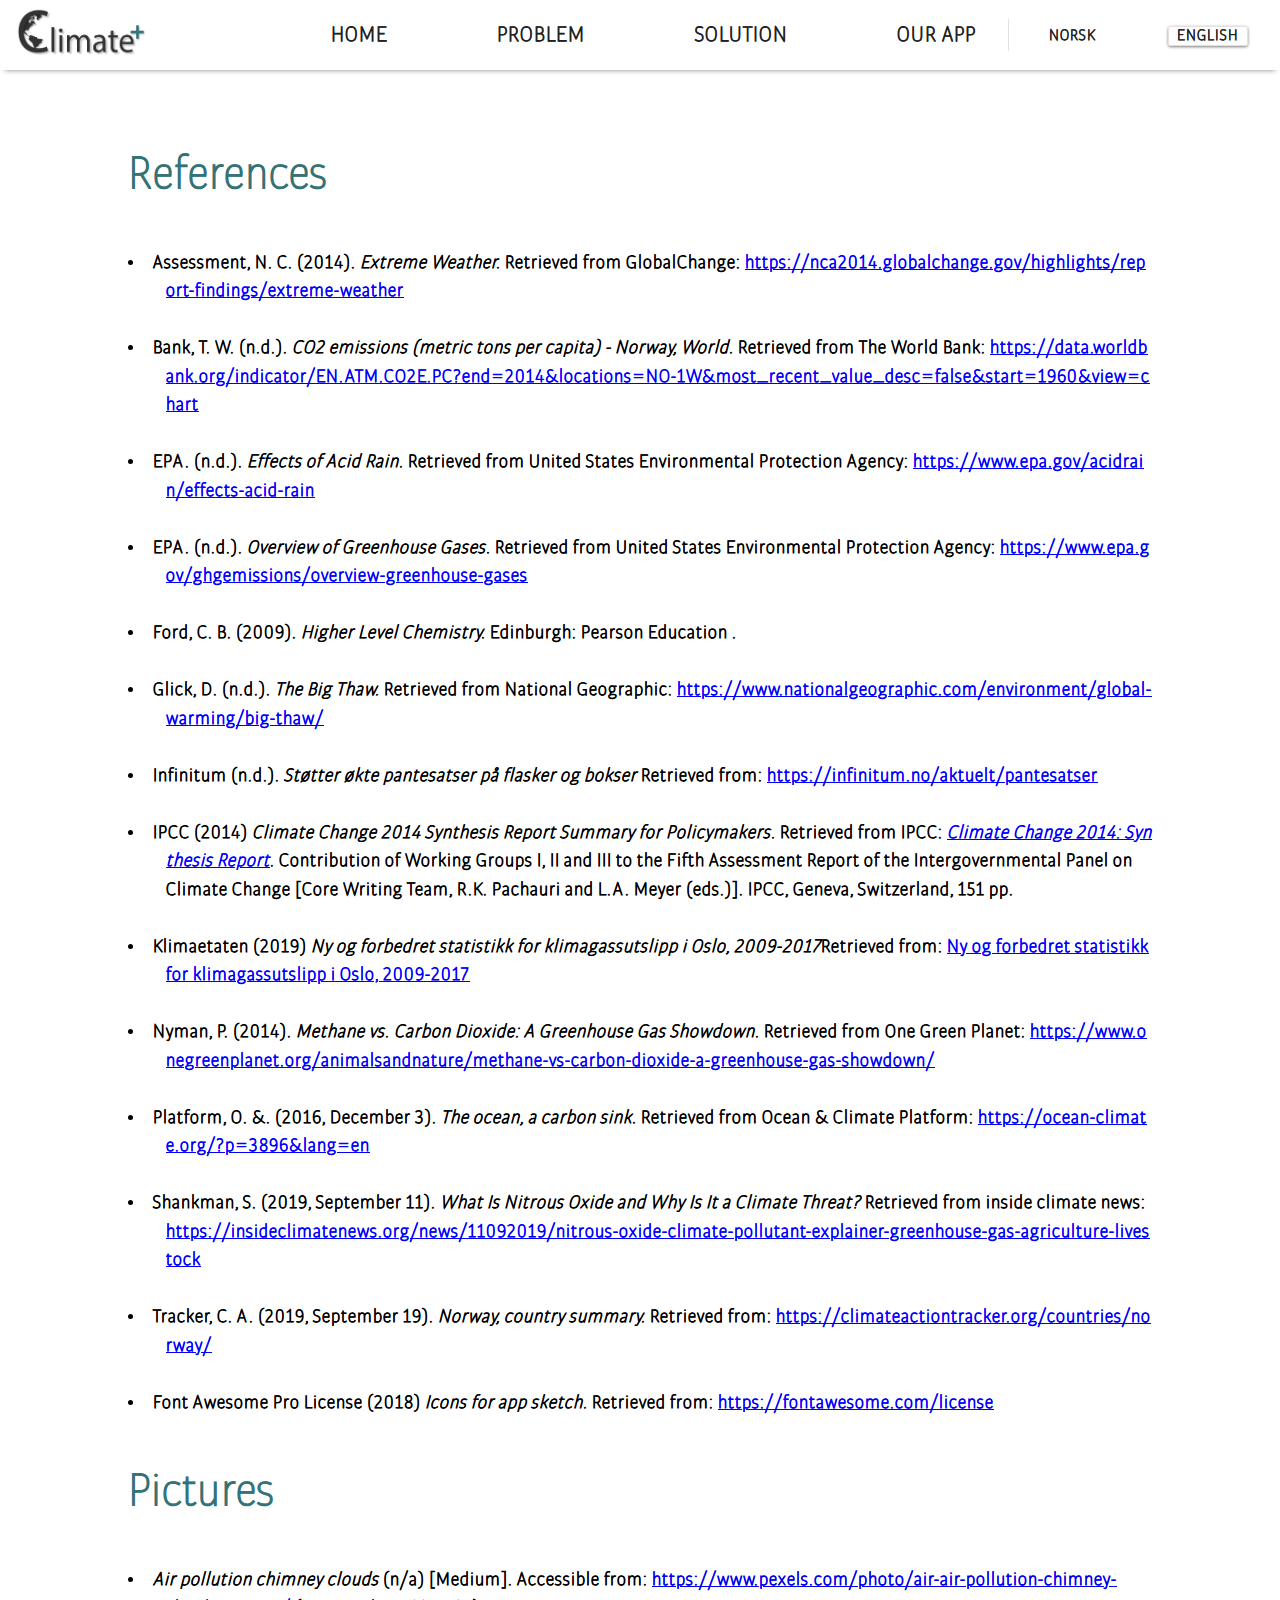
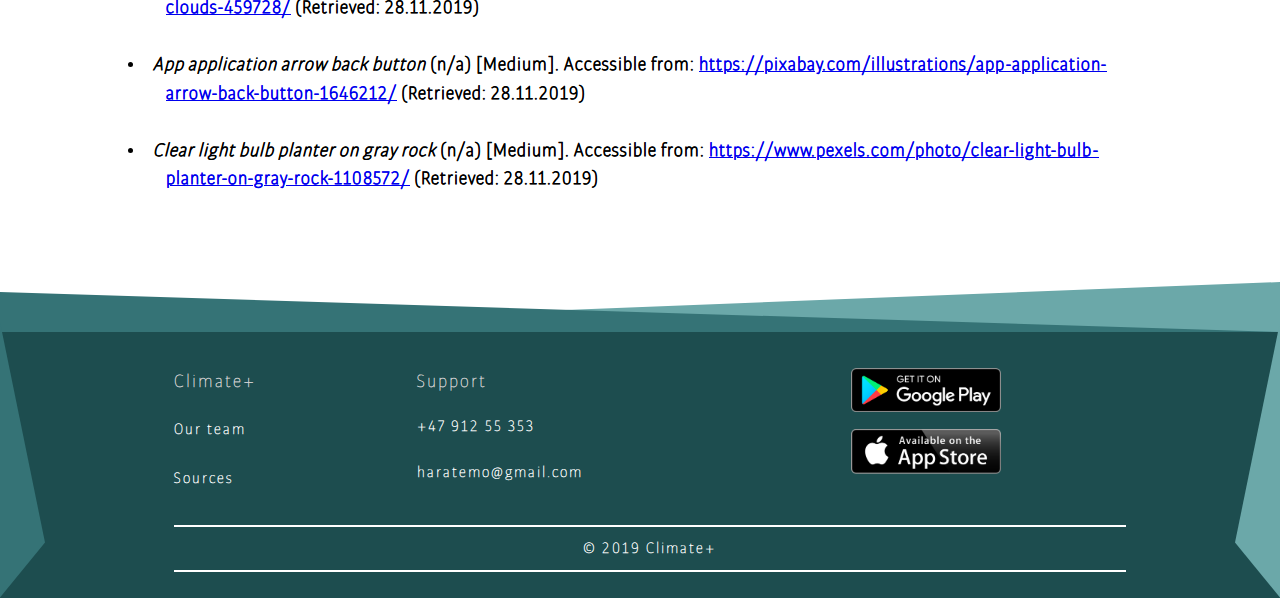
<file: html/sources.html>
<!DOCTYPE html>
<html lang="en">
    <head>
        <meta charset="UTF-8">
        <meta name="viewport" content="width=device-width, initial-scale=1.0">
        <meta http-equiv="X-UA-Compatible" content="ie=edge">
        <link rel="stylesheet" type="text/css" href="../css/main.css">
        <link rel="stylesheet" type="text/css" href="../css/sources-style.css">
        <title>References</title>
        <link rel="icon" type="image/png" href="../img/logoTittel.png">
    </head>
    <body>
        <form>
        <input type="checkbox" id="dropdown">
        <nav tabindex="0">
            <a href="../index.html" class="logo logoD"><img alt="Our logo" src="../img/logo.png"></a>
            <a href="../index.html" class="logo logoM"><img alt="Our logo" src="../img/logo2.png"></a>

            <div tabindex="0" class="title">References</div>

            <label for="dropdown">
                menu
                <div class="burger">
                    <div></div>
                    <div></div>
                    <div></div>
                </div>
            </label>
        
            <ul class="nav-links">
                <li><a href="../index.html">Home</a></li>
                <li><a href="problem.html">Problem</a></li>
                <li><a href="solution.html">Solution</a></li>
                <li><a href="app.html">Our App</a></li>
            </ul>
            <ul class="language">
                <li><a href="./no/kilder.html">Norsk</a></li>
                <li><a class="active" href="#ref">English</a></li>
            </ul>
        </nav>
        </form>
        <div class="container-sources" id="ref">

            <h2 id="references" tabindex=0>References</h2>
            <ul class="references">
                <li tabindex="0">Assessment, N. C. (2014). <span>Extreme Weather.</span> Retrieved from GlobalChange:
                    <a href="https://nca2014.globalchange.gov/highlights/report-findings/extreme-weather"
                       target="_blank">https://nca2014.globalchange.gov/highlights/report-findings/extreme-weather</a>
                </li>
                <li tabindex="0">Bank, T. W. (n.d.). <span>CO2 emissions (metric tons per capita) - Norway, World.</span>
                    Retrieved from The World Bank:
                    <a href="https://data.worldbank.org/indicator/EN.ATM.CO2E.PC?end=2014&locations=NO-1W&most_recent_value_desc=false&start=1960&view=chart"
                       target="_blank">
                        https://data.worldbank.org/indicator/EN.ATM.CO2E.PC?end=2014&locations=NO-1W&most_recent_value_desc=false&start=1960&view=chart</a>
                </li>
                <li tabindex="0">EPA. (n.d.). <span>Effects of Acid Rain.</span> Retrieved from United States Environmental
                    Protection Agency: <a href="https://www.epa.gov/acidrain/effects-acid-rain" target="_blank">
                        https://www.epa.gov/acidrain/effects-acid-rain</a>
                </li>
                <li tabindex="0">EPA. (n.d.). <span>Overview of Greenhouse Gases.</span> Retrieved from United States Environmental
                    Protection Agency: <a href="https://www.epa.gov/ghgemissions/overview-greenhouse-gases"
                                          target="_blank">https://www.epa.gov/ghgemissions/overview-greenhouse-gases</a>
                </li>
                <li tabindex="0">Ford, C. B. (2009). <span>Higher Level Chemistry.</span> Edinburgh: Pearson Education .
                </li>
                <li tabindex="0">Glick, D. (n.d.). <span>The Big Thaw.</span> Retrieved from National Geographic:
                    <a href=" https://www.nationalgeographic.com/environment/global-warming/big-thaw/"
                       target="_blank">https://www.nationalgeographic.com/environment/global-warming/big-thaw/</a>
                </li>

                <li tabindex="0">Infinitum (n.d.). <span>Støtter økte pantesatser på flasker og bokser</span> Retrieved from: <a href="https://infinitum.no/aktuelt/pantesatser" target="_blank">https://infinitum.no/aktuelt/pantesatser</a></li>

                <li tabindex="0">IPCC (2014) <span>Climate Change 2014 Synthesis Report Summary for Policymakers. </span> Retrieved from IPCC:
                    <a href="https://www.ipcc.ch/site/assets/uploads/2018/02/AR5_SYR_FINAL_SPM.pdf"
                                   target="_blank"> <span>Climate Change 2014: Synthesis Report</span></a>. Contribution
                    of Working Groups I, II and III to the Fifth Assessment Report of the Intergovernmental Panel on
                    Climate Change [Core Writing Team, R.K. Pachauri and L.A. Meyer (eds.)]. IPCC, Geneva,
                    Switzerland, 151 pp.
                </li>
                
                <li tabindex="0">Klimaetaten (2019) <span>Ny og forbedret statistikk for klimagassutslipp i Oslo, 2009-2017</span>Retrieved from: <a href="Ny og forbedret statistikk for klimagassutslipp i Oslo, 2009-2017" target="_blank">Ny og forbedret statistikk for klimagassutslipp i Oslo, 2009-2017</a></li>
                
                <li tabindex="0">Nyman, P. (2014). <span>Methane vs. Carbon Dioxide: A Greenhouse Gas Showdown.</span>
                    Retrieved from One Green Planet:
                    <a href="https://www.onegreenplanet.org/animalsandnature/methane-vs-carbon-dioxide-a-greenhouse-gas-showdown/"
                       target="_blank">
                        https://www.onegreenplanet.org/animalsandnature/methane-vs-carbon-dioxide-a-greenhouse-gas-showdown/</a>
                </li>
                <li tabindex="0">Platform, O. &. (2016, December 3). <span>The ocean, a carbon sink.</span>
                    Retrieved from Ocean & Climate Platform:
                    <a href="https://ocean-climate.org/?p=3896&lang=en" target="_blank">https://ocean-climate.org/?p=3896&lang=en</a>
                </li>
                <li tabindex="0">Shankman, S. (2019, September 11). <span>What Is Nitrous Oxide and Why Is It a Climate Threat?</span>
                    Retrieved from inside climate news:
                    <a href="https://insideclimatenews.org/news/11092019/nitrous-oxide-climate-pollutant-explainer-greenhouse-gas-agriculture-livestock" target="_blank">
                        https://insideclimatenews.org/news/11092019/nitrous-oxide-climate-pollutant-explainer-greenhouse-gas-agriculture-livestock</a>
                </li>
                <li tabindex="0">Tracker, C. A. (2019, September 19). <span>Norway, country summary.</span>
                    Retrieved from: <a href="https://climateactiontracker.org/countries/norway/" target="_bkank">
                        https://climateactiontracker.org/countries/norway/</a>
                </li>
                <li tabindex="0">Font Awesome Pro License (2018) <span>Icons for app sketch.</span> Retrieved from:
                    <a href="https://fontawesome.com/license">https://fontawesome.com/license</a>
                </li>
            </ul>
            <h2>Pictures</h2>
            <ul>
                <li tabindex="0"><span>Air pollution chimney clouds </span>(n/a) [Medium]. Accessible from:
                    <a href= "https://www.pexels.com/photo/air-air-pollution-chimney-clouds-459728/" target="_blank">
                        https://www.pexels.com/photo/air-air-pollution-chimney-clouds-459728/</a> (Retrieved: 28.11.2019)</li>                
                <li tabindex="0"><span>App application arrow back button </span>(n/a) [Medium]. Accessible from:
                    <a href= "https://pixabay.com/illustrations/app-application-arrow-back-button-1646212/" target="_blank">
                        https://pixabay.com/illustrations/app-application-arrow-back-button-1646212/</a> (Retrieved: 28.11.2019)</li>
                <li tabindex="0"><span>Clear light bulb planter on gray rock </span>(n/a) [Medium]. Accessible from:
                    <a href= "https://www.pexels.com/photo/clear-light-bulb-planter-on-gray-rock-1108572/" target="_blank">
                        https://www.pexels.com/photo/clear-light-bulb-planter-on-gray-rock-1108572/</a> (Retrieved: 28.11.2019)</li>
            </ul>
        </div>

        <footer>
            <div class="triangles">
                <svg class="trekant" preserveAspectRatio="none" viewBox="0 0 100 100" width="100%">
                    <polygon style="width: 100%" points="0 100, 100 100, 100 0" fill="#6ba8a9"></polygon>
                </svg>

                <svg class="trekant1" preserveAspectRatio="none" viewBox="0 0 100 100" width="100%">
                    <polygon style="width: 100%" points="0 100, 100 100, 0 0" fill="#357376"></polygon>
                </svg>
            </div>
            <div class="footer-container">

                <div class="footer-left">
                    <ul>
                        <li class="topLink-Footer" tabindex="0">Climate+</li>
                        <li class="footer-links"><a href="team.html">Our team</a></li>
                        <li class="footer-links"><a href="#ref">Sources</a></li>
                    </ul>
                </div>

                <div class="footer-center">
                    <ul>
                        <li class="topLink-Footer" tabindex="0">Support</li>
                        <li class="footer-links" tabindex="0">+47 912 55 353</li>
                        <li class="footer-links" tabindex="0"><a>haratemo@gmail.com</a></li>
                    </ul>
                </div>

                <div class="footer-right">
                    <ul>
                        <a href="app.html"><img alt="google play icon" class="googlePlay" src="../img/googlePlay.png"></a>
                        <a href="app.html"><img alt="App store icon" class="appStore" src="../img/appStore.png"></a>
                    </ul>
                </div>

                <div class="footer-copyRight">
                    <p>&copy; 2019 Climate+</p>
                </div>
            </div>

            <svg class="sideTriangleRight" preserveAspectRatio="none" viewBox="0 0 100 100" width="3%">
                <polygon style="width: 3%" points="0 0, 100 80, 0 100" fill="#357376"></polygon>
            </svg>

            <svg class="sideTriangleLeft" preserveAspectRatio="none" viewBox="0 0 100 100" width="3%">
                <polygon style="width: 3%" points="100 0, 0 80, 100 100" fill="#6ba8a9"></polygon>
            </svg>
        </footer>
    </body>

</html>
</file>
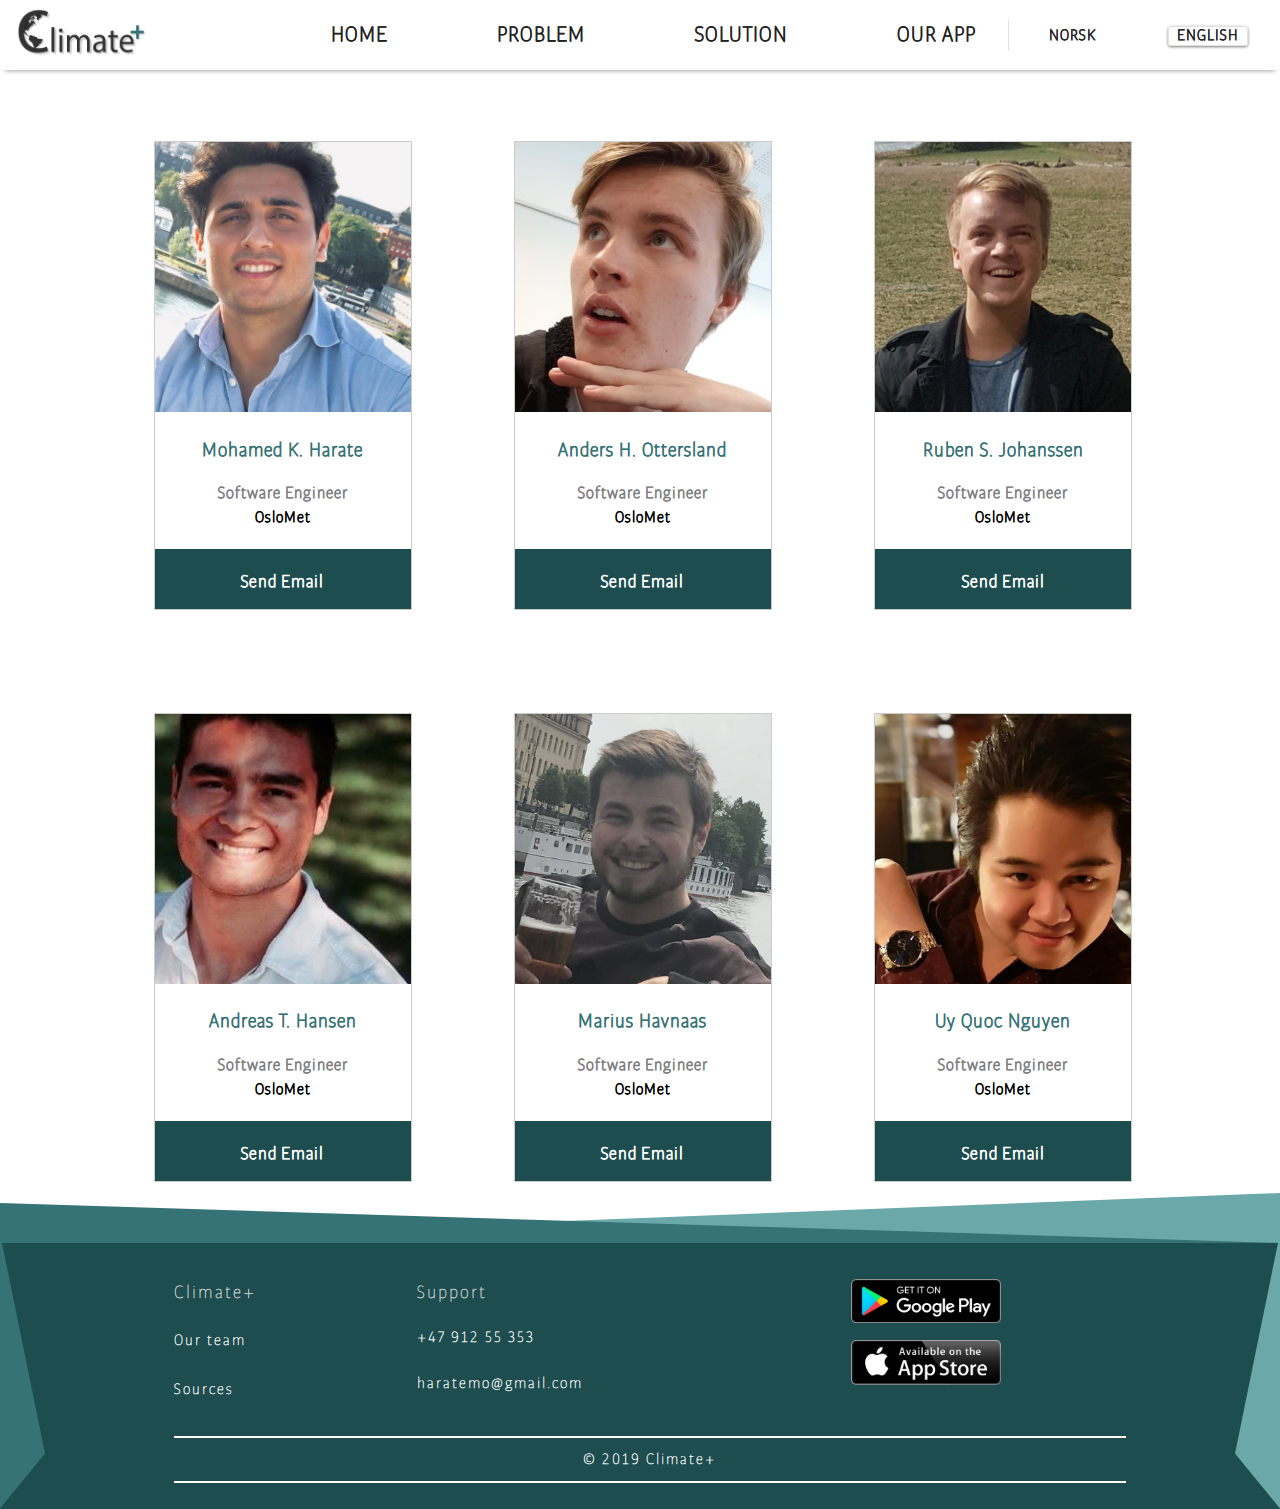
<file: html/team.html>
<!DOCTYPE html>
<html lang="en">

    <head>
        <meta charset="UTF-8">
        <meta name="viewport" content="width=device-width, initial-scale=1.0">
        <meta http-equiv="X-UA-Compatible" content="ie=edge">
        <link rel="stylesheet" type="text/css" href="../css/ourTeamStyle.css">
        <link rel="stylesheet" type="text/css" href="../css/main.css">
        <title>Our Team</title>
        <link rel="icon" type="image/png" href="../img/logoTittel.png">

    </head>
    <body>
        <form>
        <input type="checkbox" id="dropdown">
        <nav>
            <a href="../index.html" class="logo logoD" tabindex="-1"><img alt="Our logo" src="../img/logo.png"></a>
            <a href="../index.html" class="logo logoM"><img alt="Our logo" src="../img/logo2.png"></a>

            <div tabindex="0" class="title">Our Team</div>

            <label for="dropdown">
                menu
                <div class="burger">
                    <div></div>
                    <div></div>
                    <div></div>
                </div>
            </label>

            <ul class="nav-links">
                <li><a href="../index.html">Home</a></li>
                <li><a href="problem.html">Problem</a></li>
                <li><a href="solution.html">Solution</a></li>
                <li><a href="app.html">Our App</a></li>
            </ul>
            <ul class="language">
                <li><a href="./no/team.html">Norsk</a></li>
                <li><a class="active" href="#team">English</a></li>
            </ul>
        </nav>
        </form>

            <div class="ourTeam" id="team">

                <section class="member1">
                    <img alt="Picture of Mohamed K. Harate" src="../img/mohamedImg.jpg" >
                    <h2 tabindex="0">Mohamed K. Harate</h2>
                    <p tabindex="0" class="study">Software Engineer</p>
                    <p tabindex="0" class="school">OsloMet</p>
                    <a href="mailto:s338672@oslomet.no" title="Send mail to Mohamed Khir Harate">
                        <div class="btnContact">Send Email</div>
                    </a>
                </section>

                <section class="member5">
                    <img alt="Picture of Anders H. Ottersland" src="../img/andersImg.jpg">
                    <h2 tabindex="0">Anders H. Ottersland</h2>
                    <p tabindex="0" class="study">Software Engineer</p>
                    <p tabindex="0" class="school">OsloMet</p>
                    <a href="mailto:s341883@oslomet.no" title="Send Mail to Anders Hagen Ottersland">
                        <div class="btnContact">Send Email</div>
                    </a>
                </section>

                <section class="member3">
                    <img alt="Picture of Ruben S. Johanssen" src="../img/rubenImg.jpg">
                    <h2 tabindex="0">Ruben S. Johanssen</h2>
                    <p tabindex="0" class="study">Software Engineer</p>
                    <p tabindex="0" class="school">OsloMet</p>
                    <a href="mailto:s341851@oslomet.no" title="Send Mail to Ruben Johanssen">
                        <div class="btnContact">Send Email</div>
                    </a>
                </section>

                <section class="member4">
                    <img alt="Picture of Andreas T. Hansen" src="../img/andreasImg.jpg">
                    <h2 tabindex="0">Andreas T. Hansen</h2>
                    <p tabindex="0" class="study">Software Engineer</p>
                    <p tabindex="0" class="school">OsloMet</p>
                    <a href="mailto:s338851@oslomet.no" title="Send Mail to Andreas Torres Hansen">
                        <div class="btnContact">Send Email</div>
                    </a>
                </section>

                <section class="member2">
                    <img alt="Picture of Marius Havaas" src="../img/mariusImg.jpg">
                    <h2 tabindex="0">Marius Havnaas</h2>
                    <p tabindex="0" class="study">Software Engineer</p>
                    <p tabindex="0" class="school">OsloMet</p>
                    <a href="mailto:s341877@oslomet.no" title="Send Mail to Marius Havnaas">
                        <div class="btnContact">
                            Send Email
                        </div>
                    </a>
                </section>

                <section class="member6">
                    <img alt="Picture of Uy Quoc Nguyen" src="../img/uyImg.jpg">
                    <h2 tabindex="0">Uy Quoc Nguyen</h2>
                    <p tabindex="0" class="study">Software Engineer</p>
                    <p tabindex="0" class="school">OsloMet</p>

                    <a href="mailto:s341864@oslomet.no" title="Send Mail to Uy Quoc Nguyen">
                        <div class="btnContact">Send Email</div>
                    </a>
                </section>
            </div>


        <footer>
            <div class="triangles">
                <svg class="trekant" preserveAspectRatio="none" viewBox="0 0 100 100" width="100%">
                    <polygon style="width: 100%" points="0 100, 100 100, 100 0" fill="#6ba8a9"></polygon>
                </svg>

                <svg class="trekant1" preserveAspectRatio="none" viewBox="0 0 100 100" width="100%">
                    <polygon style="width: 100%" points="0 100, 100 100, 0 0" fill="#357376"></polygon>
                </svg>
            </div>
            <div class="footer-container">
                <div class="footer-left">
                    <ul>
                        <li class="topLink-Footer" tabindex="0">Climate+</li>
                        <li class="footer-links"><a href="team.html">Our team</a></li>
                        <li class="footer-links"><a href="../html/sources.html">Sources</a></li>
                    </ul>
                </div>

                <div class="footer-center">
                    <ul>
                        <li tabindex="0" class="topLink-Footer">Support</li>
                        <li tabindex="0" class="footer-links" >+47 912 55 353</li>
                        <li tabindex="0" class="footer-links" ><a>haratemo@gmail.com</a></li>
                    </ul>
                </div>

                <div class="footer-right">
                    <ul>
                        <a href="app.html"><img alt="google play icon" class="googlePlay" src="../img/googlePlay.png"></a>
                        <a href="app.html"><img alt="App store icon" class="appStore" src="../img/appStore.png"></a>
                    </ul>
                </div>

                <div class="footer-copyRight">
                    <p>&copy; 2019 Climate+</p>
                </div>

            </div>

            <svg class="sideTriangleRight" preserveAspectRatio="none" viewBox="0 0 100 100" width="3%">
                <polygon style="width: 3%" points="0 0, 100 80, 0 100" fill="#357376"></polygon>
            </svg>

            <svg class="sideTriangleLeft" preserveAspectRatio="none" viewBox="0 0 100 100" width="3%">
                <polygon style="width: 3%" points="100 0, 0 80, 100 100" fill="#6ba8a9"></polygon>
            </svg>
        </footer>

    </body>
</html>
</file>
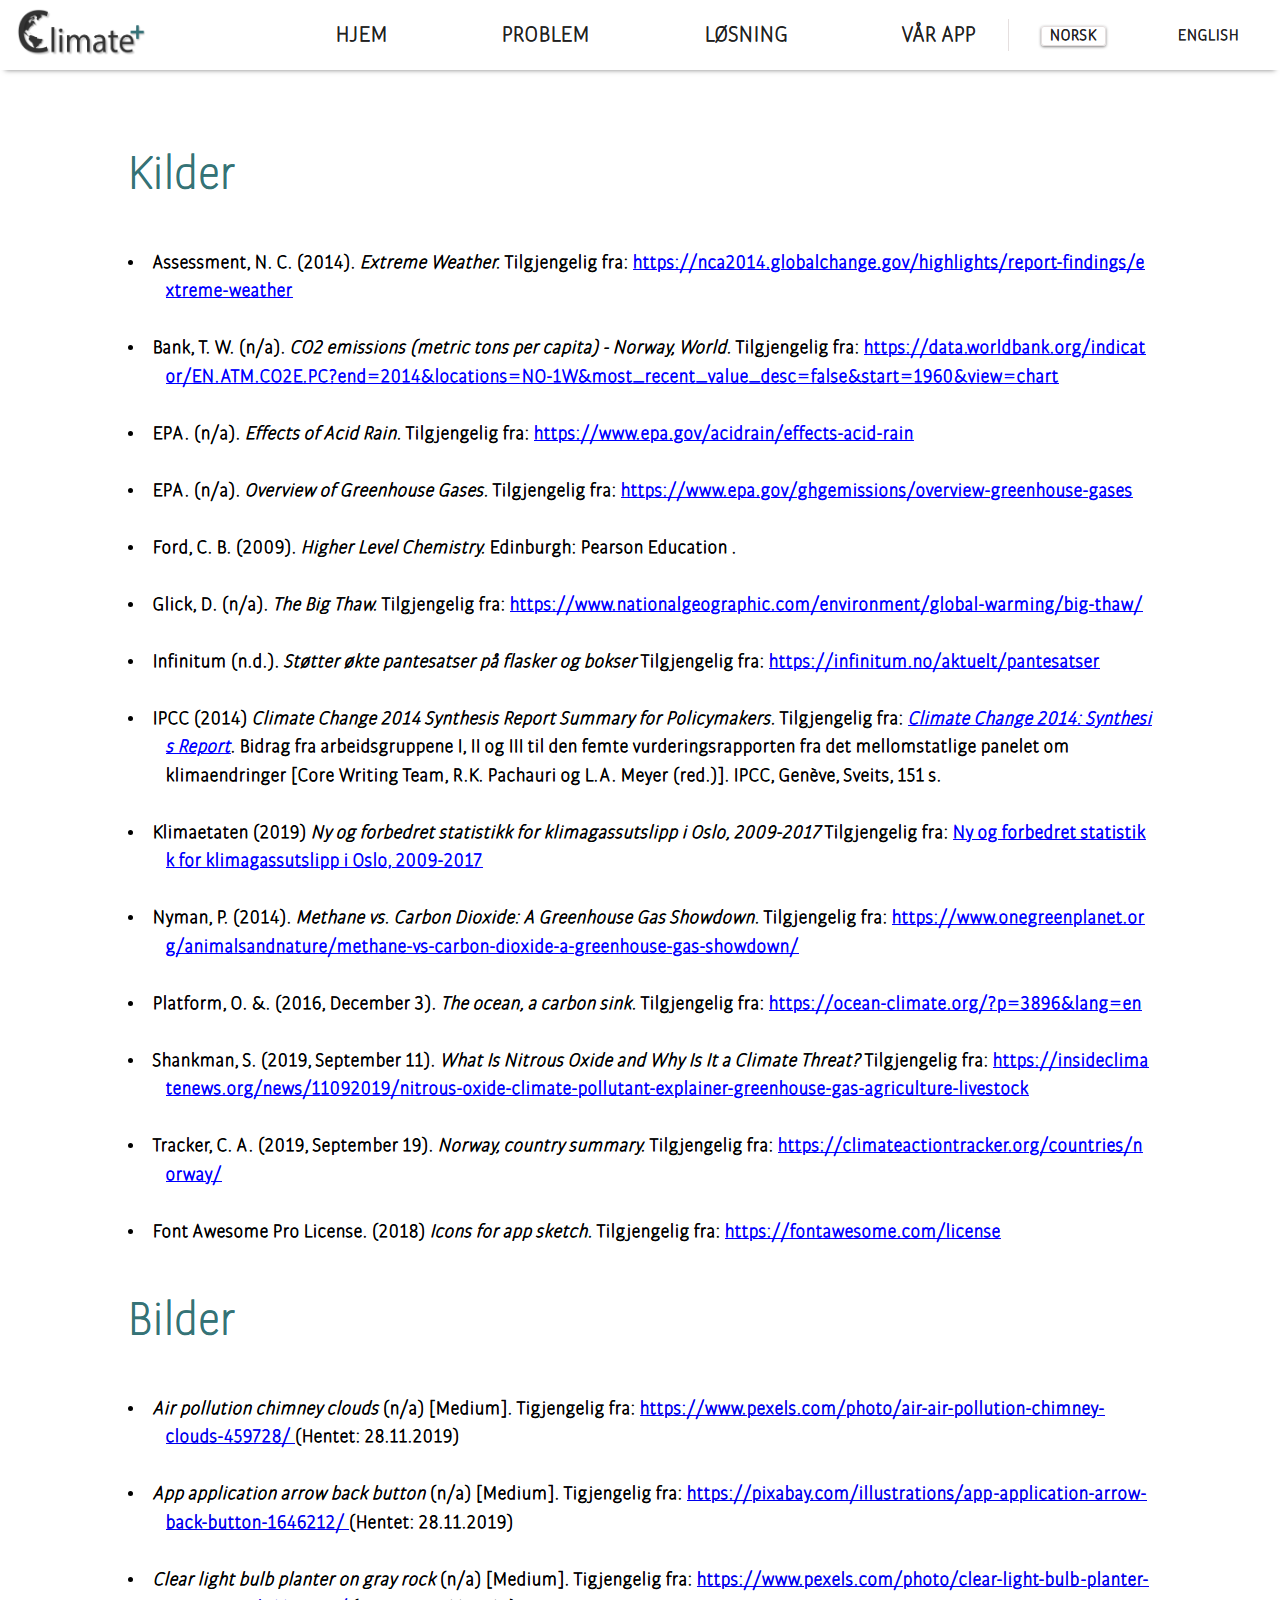
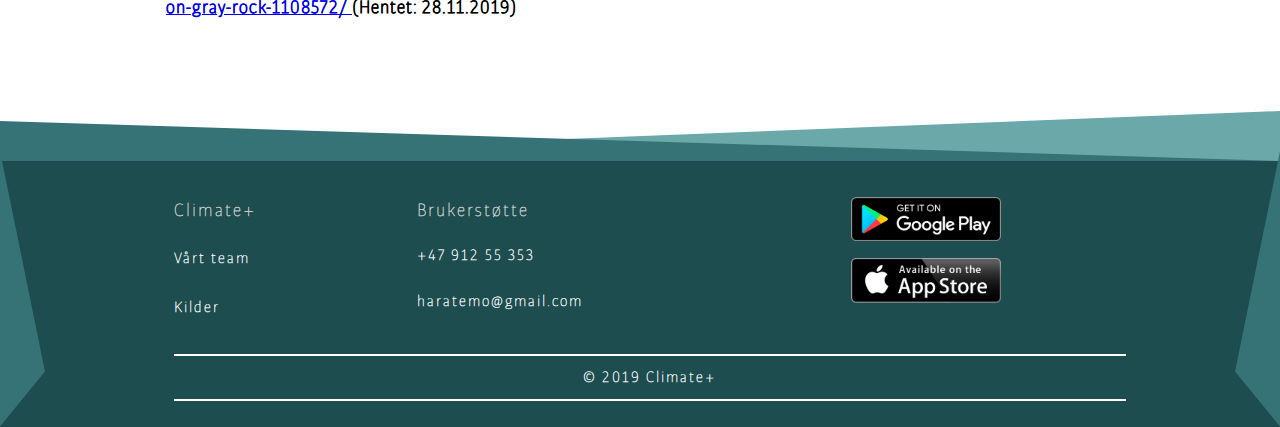
<file: html/no/kilder.html>
<!DOCTYPE html>
<html lang="no">
    <head>
        <meta charset="UTF-8">
        <meta name="viewport" content="width=device-width, initial-scale=1.0">
        <meta http-equiv="X-UA-Compatible" content="ie=edge">
        <link rel="stylesheet" type="text/css" href="../../css/main.css">
        <link rel="stylesheet" type="text/css" href="../../css/sources-style.css">
        <title>Kilder</title>
        <link rel="icon" type="image/png" href="../../img/logoTittel.png">
    </head>
    <body>
        <input type="checkbox" id="dropdown">
        <nav tabindex="0">
            <a href="../no.html" class="logo logoD"><img alt="Our logo" src="../../img/logo.png"></a>
            <a href="../no.html" class="logo logoM"><img alt="Our logo" src="../../img/logo2.png"></a>

            <div tabindex="0" class="title">Kilder</div>

            <label for="dropdown">
                menu
                <div class="burger">
                    <div></div>
                    <div></div>
                    <div></div>
                </div>
            </label>
        
            <ul class="nav-links">
                <li><a href="../no.html">Hjem</a></li>
                <li><a href="../no/problem.html">Problem</a></li>
                <li><a href="../no/kilder.html">Løsning</a></li>
                <li><a href="../no/app.html">Vår App</a></li>
            </ul>
            <ul class="language">
                <li><a class="active" href="#ref">Norsk</a></li>
                <li><a href="../sources.html">English</a></li>
            </ul>
        </nav>
   
        <div class="container-sources" id="ref">

            <h2 id="references" tabindex=0>Kilder</h2>
            <ul class="references">
                <li tabindex="0">Assessment, N. C. (2014). <span>Extreme Weather.</span> Tilgjengelig fra:
                    <a href="https://nca2014.globalchange.gov/highlights/report-findings/extreme-weather"
                       target="_blank">https://nca2014.globalchange.gov/highlights/report-findings/extreme-weather</a>
                </li>
                <li tabindex="0">Bank, T. W. (n/a). <span>CO2 emissions (metric tons per capita) - Norway, World.</span>
                    Tilgjengelig fra: 
                    <a href="https://data.worldbank.org/indicator/EN.ATM.CO2E.PC?end=2014&locations=NO-1W&most_recent_value_desc=false&start=1960&view=chart"
                       target="_blank">
                        https://data.worldbank.org/indicator/EN.ATM.CO2E.PC?end=2014&locations=NO-1W&most_recent_value_desc=false&start=1960&view=chart</a>
                </li>
                <li tabindex="0">EPA. (n/a). <span>Effects of Acid Rain.</span> Tilgjengelig fra: <a href="https://www.epa.gov/acidrain/effects-acid-rain" target="_blank">
                        https://www.epa.gov/acidrain/effects-acid-rain</a>
                </li>
                <li tabindex="0">EPA. (n/a). <span>Overview of Greenhouse Gases.</span> Tilgjengelig fra:
                    <a href="https://www.epa.gov/ghgemissions/overview-greenhouse-gases"
                                          target="_blank">https://www.epa.gov/ghgemissions/overview-greenhouse-gases</a>
                </li>
                <li tabindex="0">Ford, C. B. (2009). <span>Higher Level Chemistry.</span> Edinburgh: Pearson Education .
                </li>
                <li tabindex="0">Glick, D. (n/a). <span>The Big Thaw.</span> Tilgjengelig fra:
                    <a href=" https://www.nationalgeographic.com/environment/global-warming/big-thaw/"
                       target="_blank">https://www.nationalgeographic.com/environment/global-warming/big-thaw/</a>
                </li>
                 <li tabindex="0">Infinitum (n.d.). <span>Støtter økte pantesatser på flasker og bokser</span> Tilgjengelig fra: <a href="https://infinitum.no/aktuelt/pantesatser" target="_blank">https://infinitum.no/aktuelt/pantesatser</a></li>
                <li tabindex="0">IPCC (2014) <span>Climate Change 2014 Synthesis Report Summary for Policymakers. </span> Tilgjengelig fra:
                    <a href="https://www.ipcc.ch/site/assets/uploads/2018/02/AR5_SYR_FINAL_SPM.pdf"
                                   target="_blank"> <span>Climate Change 2014: Synthesis Report</span></a>. Bidrag fra arbeidsgruppene I,
                    II og III til den femte vurderingsrapporten fra det mellomstatlige panelet om klimaendringer 
                    [Core Writing Team, R.K. Pachauri og L.A. Meyer (red.)]. IPCC, Genève, Sveits, 151 s.
                </li>
                <li tabindex="0">Klimaetaten (2019) <span>Ny og forbedret statistikk for klimagassutslipp i Oslo, 2009-2017</span> Tilgjengelig fra: <a href="Ny og forbedret statistikk for klimagassutslipp i Oslo, 2009-2017" target="_blank">Ny og forbedret statistikk for klimagassutslipp i Oslo, 2009-2017</a></li>
                <li tabindex="0">Nyman, P. (2014). <span>Methane vs. Carbon Dioxide: A Greenhouse Gas Showdown.</span>
                    Tilgjengelig fra: 
                    <a href="https://www.onegreenplanet.org/animalsandnature/methane-vs-carbon-dioxide-a-greenhouse-gas-showdown/"
                       target="_blank">
                        https://www.onegreenplanet.org/animalsandnature/methane-vs-carbon-dioxide-a-greenhouse-gas-showdown/</a>
                </li>
                <li tabindex="0">Platform, O. &. (2016, December 3). <span>The ocean, a carbon sink.</span>
                    Tilgjengelig fra: 
                    <a href="https://ocean-climate.org/?p=3896&lang=en" target="_blank">https://ocean-climate.org/?p=3896&lang=en</a>
                </li>
                <li tabindex="0">Shankman, S. (2019, September 11). <span>What Is Nitrous Oxide and Why Is It a Climate Threat?</span>
                    Tilgjengelig fra: 
                    <a href="https://insideclimatenews.org/news/11092019/nitrous-oxide-climate-pollutant-explainer-greenhouse-gas-agriculture-livestock" target="_blank">
                        https://insideclimatenews.org/news/11092019/nitrous-oxide-climate-pollutant-explainer-greenhouse-gas-agriculture-livestock</a>
                </li>
                <li tabindex="0">Tracker, C. A. (2019, September 19). <span>Norway, country summary.</span>
                    Tilgjengelig fra:
                    <a href="https://climateactiontracker.org/countries/norway/" target="_bkank">
                        https://climateactiontracker.org/countries/norway/</a>
                </li>
                <li tabindex="0">Font Awesome Pro License. (2018) <span>Icons for app sketch.</span> Tilgjengelig fra:
                    <a href="https://fontawesome.com/license">https://fontawesome.com/license</a>
                </li>
            </ul>
            <h2>Bilder</h2>
            <ul>
                <li tabindex="0"><span>Air pollution chimney clouds </span>(n/a) [Medium]. Tigjengelig fra:
                    <a href= "https://www.pexels.com/photo/air-air-pollution-chimney-clouds-459728/" target="_blank">
                        https://www.pexels.com/photo/air-air-pollution-chimney-clouds-459728/ </a> (Hentet: 28.11.2019)</li>                
                <li tabindex="0"><span>App application arrow back button </span>(n/a) [Medium]. Tigjengelig fra:
                    <a href= "https://pixabay.com/illustrations/app-application-arrow-back-button-1646212/" target="_blank">
                        https://pixabay.com/illustrations/app-application-arrow-back-button-1646212/ </a> (Hentet: 28.11.2019)</li>
                <li tabindex="0"><span>Clear light bulb planter on gray rock </span>(n/a) [Medium]. Tigjengelig fra:
                    <a href= "https://www.pexels.com/photo/clear-light-bulb-planter-on-gray-rock-1108572/" target="_blank">
                        https://www.pexels.com/photo/clear-light-bulb-planter-on-gray-rock-1108572/ </a> (Hentet: 28.11.2019)</li>
            </ul>
        </div>

        <footer>
            <div class="triangles">
                <svg class="trekant" preserveAspectRatio="none" viewBox="0 0 100 100" width="100%">
                    <polygon style="width: 100%" points="0 100, 100 100, 100 0" fill="#6ba8a9"></polygon>
                </svg>

                <svg class="trekant1" preserveAspectRatio="none" viewBox="0 0 100 100" width="100%">
                    <polygon style="width: 100%" points="0 100, 100 100, 0 0" fill="#357376"></polygon>
                </svg>
            </div>
            <div class="footer-container">

                <div class="footer-left">
                    <ul>
                        <li class="topLink-Footer" tabindex="0">Climate+</li>
                        <li class="footer-links"><a href="team.html">Vårt team</a></li>
                        <li class="footer-links"><a href="#ref">Kilder</a></li>
                    </ul>
                </div>

                <div class="footer-center">
                    <ul>
                        <li class="topLink-Footer" tabindex="0">Brukerstøtte</li>
                        <li class="footer-links" tabindex="0">+47 912 55 353</li>
                        <li class="footer-links" tabindex="0"><a>haratemo@gmail.com</a></li>
                    </ul>
                </div>

                <div class="footer-right">
                    <ul>
                        <a href="../no/app.html"><img alt="google play icon" class="googlePlay" src="../../img/googlePlay.png"></a>
                        <a href="../no/app.html"><img alt="App store icon" class="appStore" src="../../img/appStore.png"></a>
                    </ul>
                </div>

                <div class="footer-copyRight">
                    <p>&copy; 2019 Climate+</p>
                </div>
            </div>

            <svg class="sideTriangleRight" preserveAspectRatio="none" viewBox="0 0 100 100" width="3%">
                <polygon style="width: 3%" points="0 0, 100 80, 0 100" fill="#357376"></polygon>
            </svg>

            <svg class="sideTriangleLeft" preserveAspectRatio="none" viewBox="0 0 100 100" width="3%">
                <polygon style="width: 3%" points="100 0, 0 80, 100 100" fill="#357376"></polygon>
            </svg>
        </footer>
    </body>

</html>
</file>
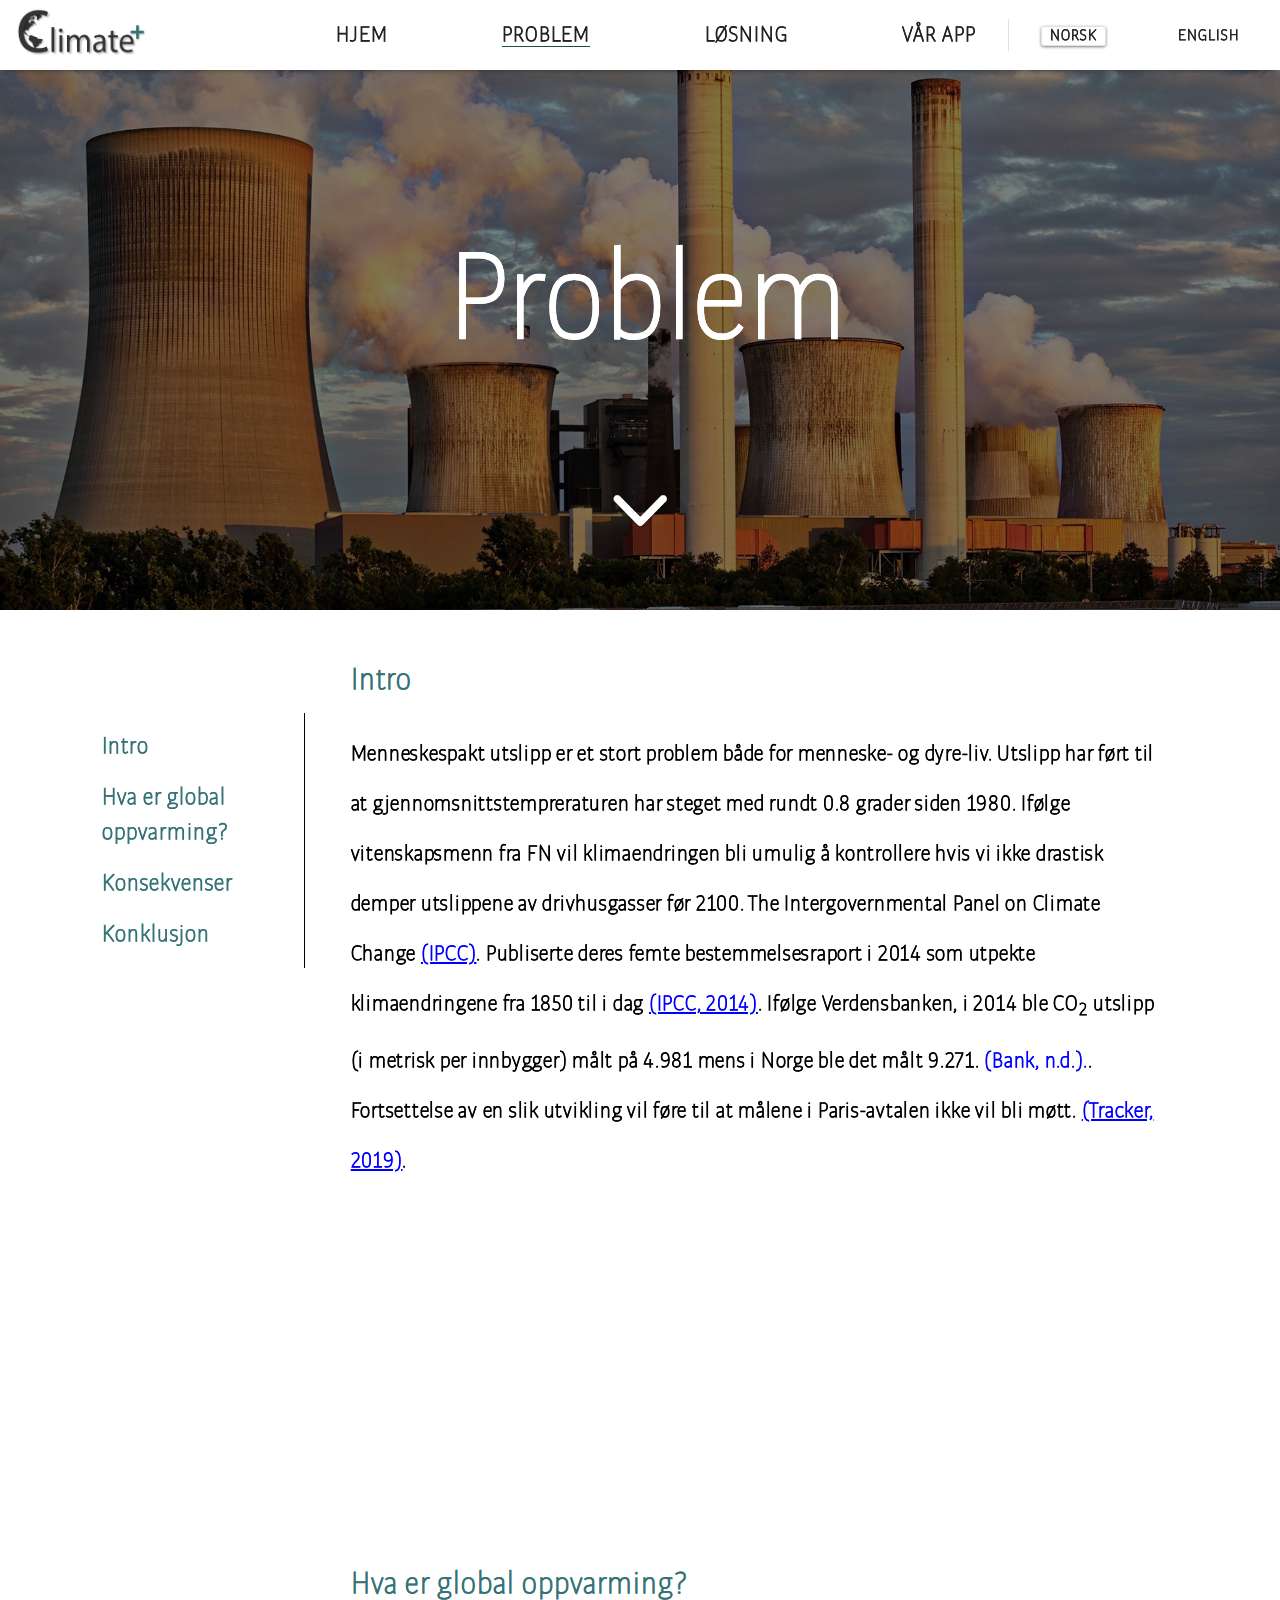
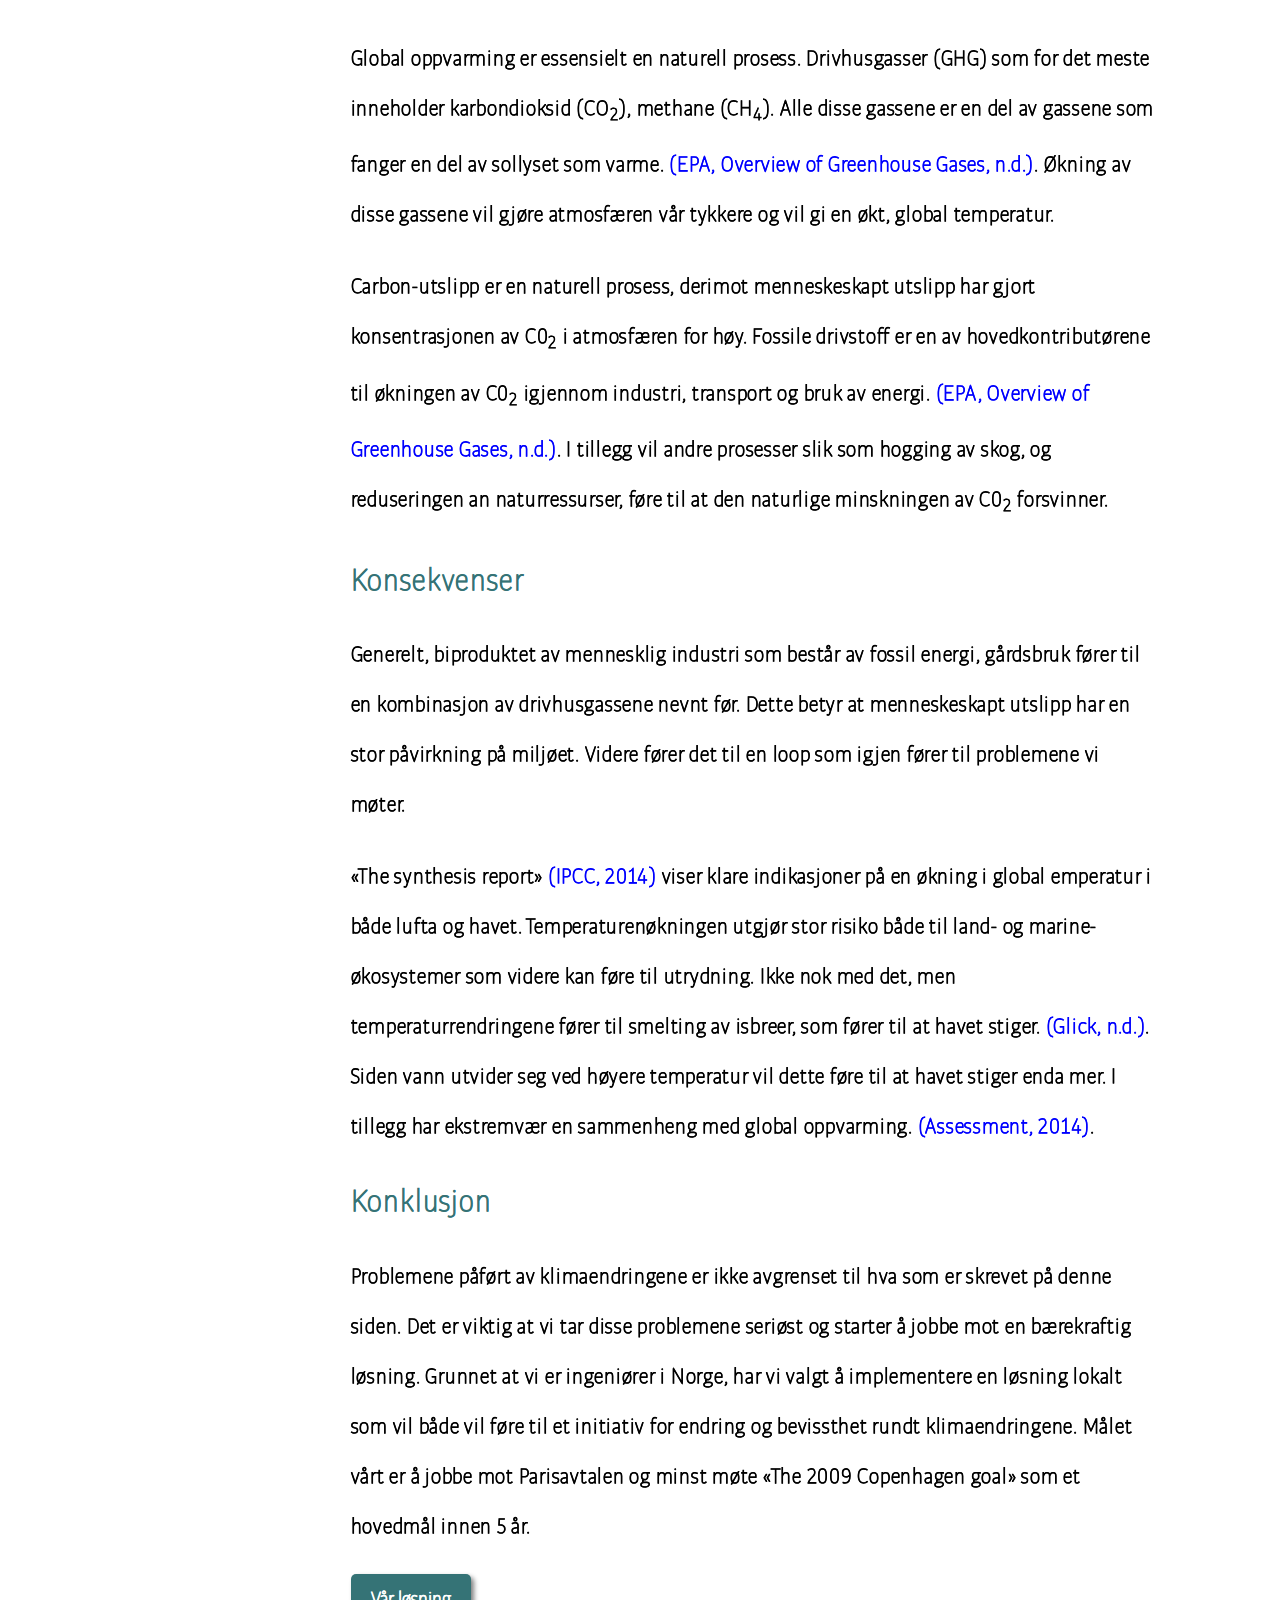
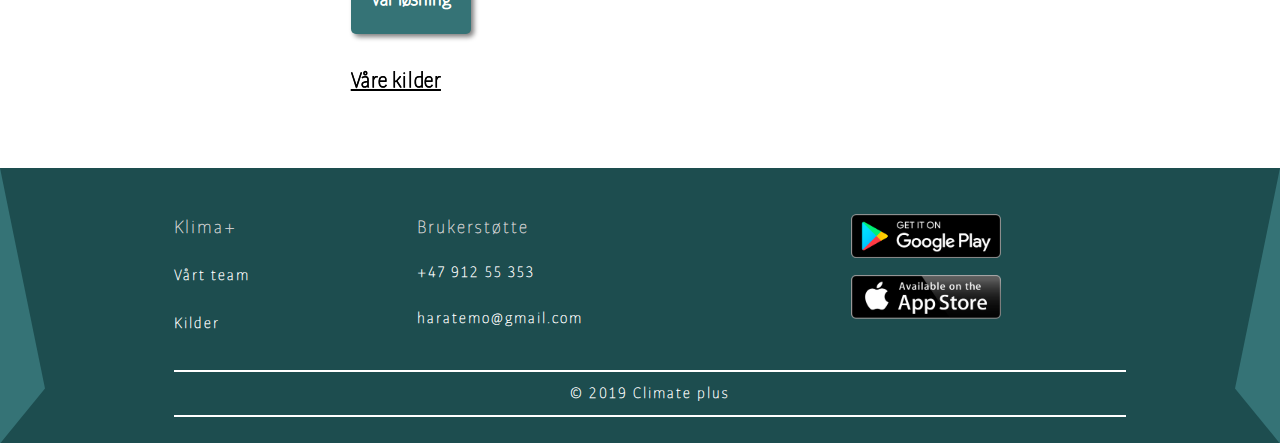
<file: html/no/problem.html>
<!DOCTYPE html>
<html lang="no">
    <head>
        <meta charset="UTF-8">
        <meta name="viewport" content="width=device-width, initial-scale=1.0">
        <meta http-equiv="X-UA-Compatible" content="ie=edge">
        <link rel="stylesheet" type="text/css" href="../../css/main.css">
        <link rel="stylesheet" type="text/css" href="../../css/problem-style.css">
        <title>
            Problem
        </title>
        <link rel="icon" type="image/png" href="../../img/logoTittel.png">
    </head>
    <body>
        <input type="checkbox" id="dropdown">
        <nav tabindex="0">
            <a href="../no.html" class="logo logoD"><img alt="Our logo" src="../../img/logo.png"></a>
            <a href="../no.html" class="logo logoM"><img alt="Our logo" src="../../img/logo2.png"></a>

            <div tabindex="0" class="title">Problem</div>

            <label for="dropdown">
                menu
                <div class="burger">
                    <div></div>
                    <div></div>
                    <div></div>
                </div>
            </label>
        
            <ul class="nav-links">
                <li><a href="../no.html">Hjem</a></li>
                <li><a class="active" href="#problem">Problem</a></li>
                <li><a href="løsning.html">Løsning</a></li>
                <li><a href="app.html">Vår App</a></li>
            </ul>
            <ul class="language">
                <li><a class="active" href="#problem">Norsk</a></li>
                <li><a href="../problem.html">English</a></li>
            </ul>
        </nav>

        <div class="container" id="problem">
            <div class="probPicture">

                <img id="probImg" src="../../img/factory%20(3).jpg" alt="Bilde av en fabrikk" title="Bilde av pixabay, hentet fra Pexels.com" tabindex=0>
                <img id="mobProbImg" src="../../img/mobFactory.jpg" alt="Redigert bilde av en fabrikk" tabindex=0 title="Bilde av pixabay, hentet fra Pexels.com">
                <h1 class="mainHeader">Problem</h1>
                <a href="#header1" tabindex=-1> 
                    <div class="targetArea">
                        <img src="../../img/upArrow.png" class="toText" alt="Downarrow, click to get down to the text" tabindex=0>
                    </div></a>
                    

            </div>

            <div class="sidebar">
                <p><a href="#header1">Intro</a></p>
                <p><a href="#header2">Hva er global oppvarming?</a></p>
                <p><a href="#header3">Konsekvenser</a></p>
                <p><a href="#header4">Konklusjon</a></p>
            </div>

            <div class="content">

                <div class="sidebarMob">
                    <a href="#header1">Intro</a>
                    <a href="#header2">Hva er global oppvarming?</a>
                    <a href="#header3">Konsekvenser</a>
                    <a href="#header4">Konklusjon</a>
                </div>

                <div id="header1"></div>

                <div class="text" tabindex=0>
                    <h2>Intro</h2>
                    <p>
                        Menneskespakt utslipp er et stort problem både for menneske- og dyre-liv. Utslipp har ført til
                        at gjennomsnittstempreraturen har steget med rundt 0.8 grader siden 1980. Ifølge
                        vitenskapsmenn fra FN vil klimaendringen bli umulig å kontrollere hvis vi ikke drastisk demper
                        utslippene av drivhusgasser før 2100. The Intergovernmental Panel on Climate Change
                        <a class="site" href="https://www.ipcc.ch/site/assets/uploads/2018/02/AR5_SYR_FINAL_SPM.pdf"
                           target="_blank" tabindex=-1>(IPCC)</a>.
                        Publiserte deres femte bestemmelsesraport i 2014 som utpekte klimaendringene fra 1850 til i
                        dag
                        <a class="site" href="https://www.ipcc.ch/site/assets/uploads/2018/02/AR5_SYR_FINAL_SPM.pdf"
                           target="_blank" tabindex=-1> (IPCC, 2014)</a>.
                        Ifølge Verdensbanken, i 2014 ble CO<sub>2</sub> utslipp (i metrisk per innbygger)
                        målt på 4.981 mens i Norge ble det målt 9.271.
                        <a class="cite" href="https://data.worldbank.org/indicator/EN.ATM.CO2E.PC?end=2014&locations=NO-1W&most_recent_value_desc=false&start=1960&view=chart"
                           target="_blank" tabindex=-1>(Bank, n.d.).</a>.
                        Fortsettelse av en slik utvikling vil føre til at målene i Paris-avtalen ikke vil bli møtt.
                        <a class="site" href="https://climateactiontracker.org/countries/norway" target="_blank"
                           tabindex=-1>(Tracker, 2019)</a>.

                    </p>
                </div>
                
                <iframe src="https://data.worldbank.org/share/widget?end=2014&indicators=EN.ATM.CO2E.PC&locations=NO-1W&most_recent_value_desc=false&start=1960&view=chart" id="iframe" frameBorder='0' scrolling="no" 
                            tabindex=0 alt="Graph which shows the emissions per citizen in Norway compared to the rest of the world" title="Data from the World bank"></iframe>
                <div id="header2">
                
                </div>
                <div class="text text2" tabindex=0>
                    <h2>Hva er global oppvarming?</h2>

                    <p>
                        Global oppvarming er essensielt en naturell prosess. Drivhusgasser (GHG) som for det meste
                        inneholder karbondioksid (CO<sub>2</sub>), methane (CH<sub>4</sub>). Alle disse gassene er en
                        del av gassene som fanger en del av sollyset som varme.
                        <a class="cite" href="https://www.epa.gov/ghgemissions/overview-greenhouse-gases"
                           target="_blank" tabindex=-1>(EPA, Overview of Greenhouse Gases, n.d.)</a>.
                        Økning av disse gassene vil gjøre atmosfæren vår tykkere og vil gi en økt,
                        global temperatur.

                    </p>

                    <p>
                        Carbon-utslipp er en naturell prosess, derimot menneskeskapt utslipp har gjort konsentrasjonen
                        av C0<sub>2</sub> i atmosfæren for høy. Fossile drivstoff er en av hovedkontributørene  til økningen av
                        C0<sub>2</sub> igjennom industri, transport og bruk av energi.
                        <a class="cite" href="https://www.epa.gov/ghgemissions/overview-greenhouse-gases"
                           target="_blank" tabindex=-1>(EPA, Overview of Greenhouse Gases, n.d.)</a>.
                        I tillegg vil andre prosesser slik som hogging av skog, og reduseringen an naturressurser,
                        føre til at den naturlige minskningen av C0<sub>2</sub> forsvinner.

                    </p>

                </div>

                <div id="header3"></div>
                <div class="text" tabindex=0>
                    <h2>Konsekvenser</h2>
                    <p>
                        Generelt, biproduktet av mennesklig industri som består av fossil energi, gårdsbruk fører til
                        en kombinasjon av drivhusgassene nevnt før. Dette betyr at menneskeskapt utslipp har en stor
                        påvirkning på miljøet. Videre fører det til en loop som igjen fører til problemene vi møter.
                    </p>

                    <p>
                        «The synthesis report»
                        <a class="cite" href="https://www.ipcc.ch/site/assets/uploads/2018/02/AR5_SYR_FINAL_SPM.pdf"
                           target="_blank" tabindex=-1>(IPCC, 2014)</a> viser klare indikasjoner på en økning i global
                        emperatur i både lufta og havet. Temperaturenøkningen utgjør stor risiko både til land- og
                        marine-økosystemer
                        som videre kan føre til utrydning. Ikke nok med det, men temperaturrendringene fører til
                        smelting av isbreer, som fører til at havet stiger.
                        <a class="cite" href=" https://www.nationalgeographic.com/environment/global-warming/big-thaw/"
                           target="_blank" tabindex=-1>(Glick, n.d.)</a>. Siden vann utvider seg ved
                        høyere temperatur vil dette føre til at havet stiger enda mer. I tillegg har ekstremvær en
                        sammenheng med global oppvarming.
                        <a class="cite" href="https://nca2014.globalchange.gov/highlights/report-findings/extreme-weather"
                           target="_blank" tabindex=-1>(Assessment, 2014)</a>.

                    </p>
                </div>
                <div id="header4"></div>
                <div class="text" tabindex=0>

                    <h2>Konklusjon</h2>
                    <p>
                        Problemene påført av klimaendringene er ikke avgrenset til hva som er skrevet på denne siden.
                        Det er viktig at vi tar disse problemene seriøst og starter å jobbe mot en bærekraftig løsning.
                        Grunnet at vi er ingeniører i Norge, har vi valgt å implementere en løsning lokalt som vil både
                        vil føre til et initiativ for endring og bevissthet rundt klimaendringene. Målet vårt er å
                        jobbe mot Parisavtalen og minst møte «The 2009 Copenhagen goal» som et hovedmål innen 5 år.
                    </p>
                </div>

                <div class="links">

                    <a href="løsning.html"><button class="buttonStyle">Vår løsning</button></a>
                    <p> <a href="../sources.html">Våre kilder</a></p>

                </div>

            </div>
        </div>
        <footer>

            <div class="footer-container">
                <div class="footer-left">
                    <ul>
                        <li class="topLink-Footer" tabindex="0">Klima+</li>
                        <li class="footer-links"><a href="../no/team.html">Vårt team</a></li>
                        <li class="footer-links"><a href="../no/kilder.html">Kilder</a></li>
                    </ul>
                </div>
                <div class="footer-center">
                    <ul>
                        <li class="topLink-Footer" tabindex="0">Brukerstøtte</li>
                        <li class="footer-links" tabindex="0">+47 912 55 353</li>
                        <li class="footer-links" tabindex="0"><a>haratemo@gmail.com</a></li>
                    </ul>
                </div>
                <div class="footer-right">
                    <ul>
                        <a href="../no/app.html"><img alt="google play icon" class="googlePlay" src="../../img/googlePlay.png"></a>
                        <a href="../no/app.html"><img alt="App store icon" class="appStore" src="../../img/appStore.png"></a>
                    </ul>
                </div>
                <div class="footer-copyRight">
                    <p>&copy; 2019 Climate plus</p>
                </div>



            </div>
            <svg class="sideTriangleRight" preserveAspectRatio="none" viewBox="0 0 100 100" width="3%">
                <polygon style="width: 3%" points="0 0, 100 80, 0 100" fill="#357376"></polygon>
            </svg>

            <svg class="sideTriangleLeft" preserveAspectRatio="none" viewBox="0 0 100 100" width="3%">
                <polygon style="width: 3%" points="100 0, 0 80, 100 100" fill="#357376"></polygon>
            </svg>
        </footer>
    </body>
    
</html>
</file>
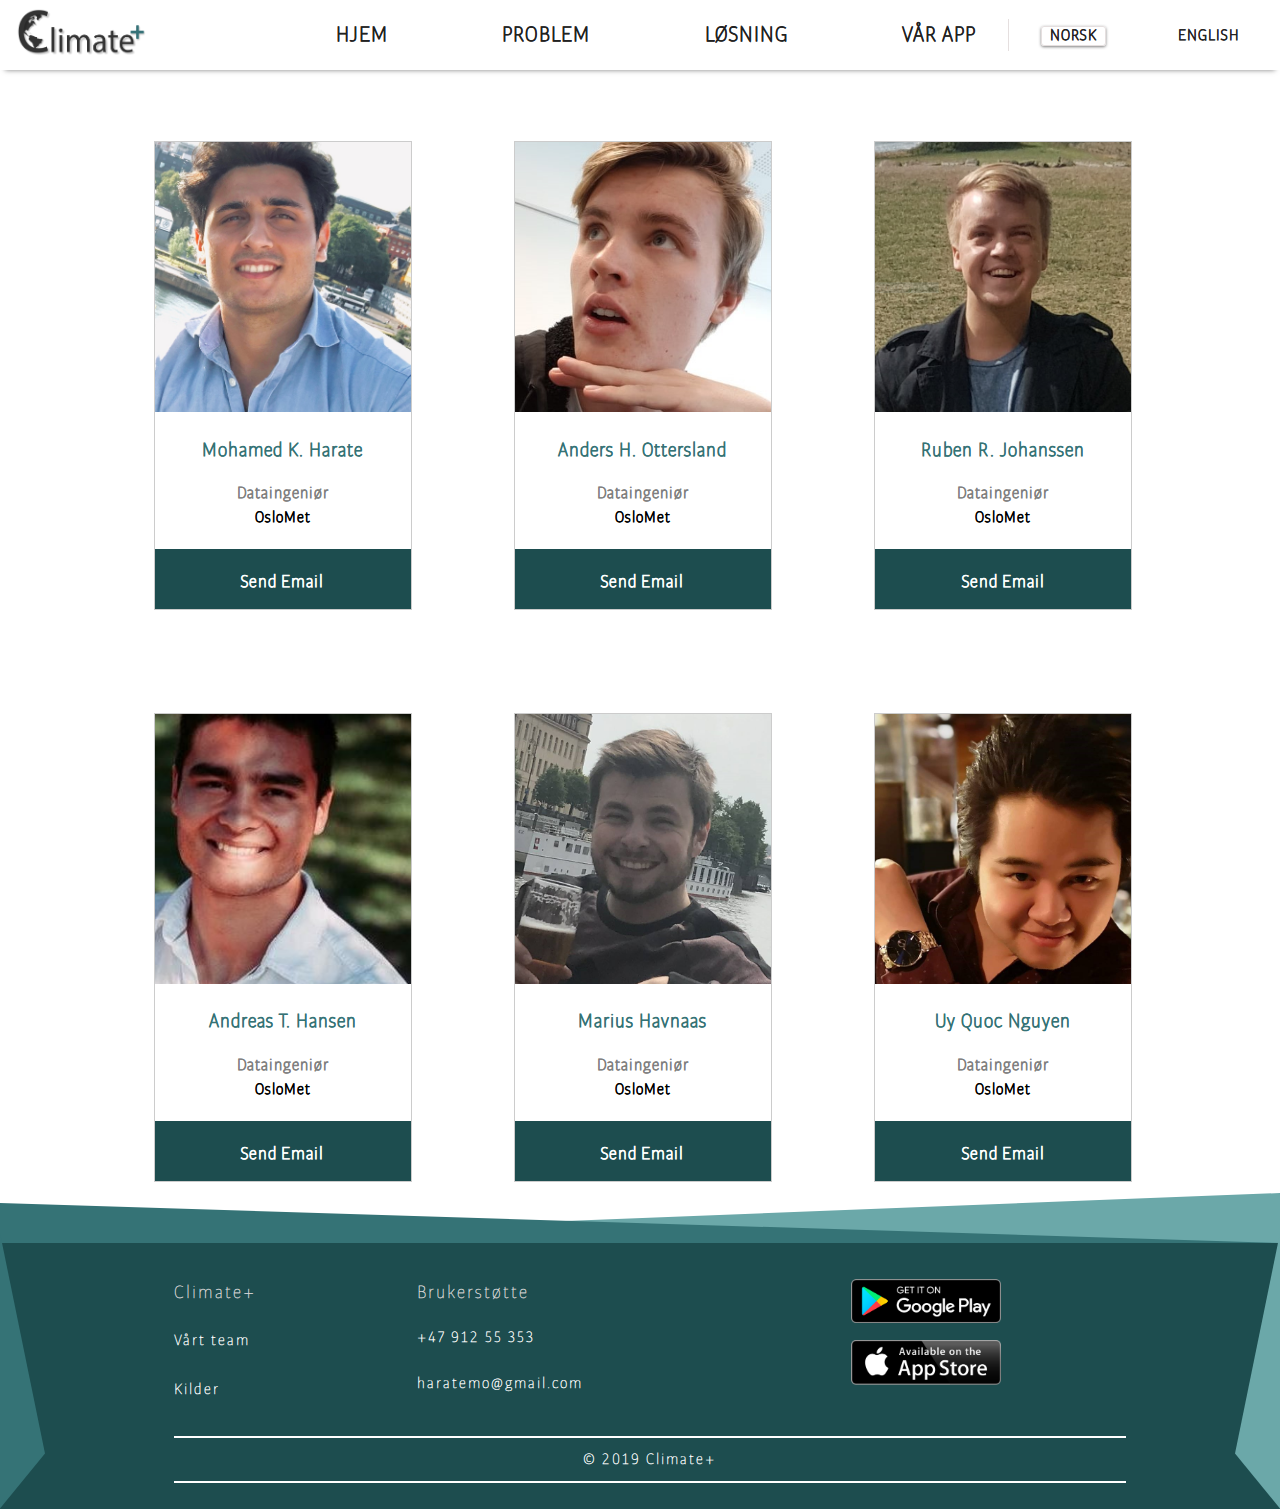
<file: html/no/team.html>
<!DOCTYPE html>
<html lang="no">

    <head>
        <meta charset="UTF-8">
        <meta name="viewport" content="width=device-width, initial-scale=1.0">
        <meta http-equiv="X-UA-Compatible" content="ie=edge">
        <link rel="stylesheet" type="text/css" href="../../css/ourTeamStyle.css">
        <link rel="stylesheet" type="text/css" href="../../css/main.css">
        <title>Vårt team</title>
        <link rel="icon" type="image/png" href="../../img/logoTittel.png">

    </head>
    <body>
        <input type="checkbox" id="dropdown">
        <nav tabindex="0">
            <a href="../no.html" class="logo logoD" tabindex="-1"><img alt="Our logo" src="../../img/logo.png"></a>
            <a href="../no.html" class="logo logoM"><img alt="Our logo" src="../../img/logo2.png"></a>
            
            <div tabindex="0" class="title">Vårt team</div>

            <label for="dropdown">
                menu
                <div class="burger">
                    <div></div>
                    <div></div>
                    <div></div>
                </div>
            </label>
        
            <ul class="nav-links">
                <li><a href="../no.html" >Hjem</a></li>
                <li><a href="problem.html" >Problem</a></li>
                <li><a href="løsning.html">Løsning</a></li>
                <li><a href="app.html">Vår App</a></li>
            </ul>
            <ul class="language">
                <li><a class="active" href="#team">Norsk</a></li>
                <li><a href="../team.html">English</a></li>
            </ul>
        </nav>


            <div class="ourTeam" id="team">
                <section class="member1">
                    <img alt="Picture of Mohamed K. Harate" src="../../img/mohamedImg.jpg" >
                    <h2 tabindex="0">Mohamed K. Harate</h2>
                    <p tabindex="0" class="study">Dataingeniør</p>
                    <p tabindex="0" class="school">OsloMet</p>
                    <a href="mailto:s338672@oslomet.no" >
                        <div class="btnContact">Send Email</div>
                    </a>
                </section>

                <section class="member5">
                    <img alt="Picture of Anders H. Ottersland" src="../../img/andersImg.jpg">
                    <h2 tabindex="0">Anders H. Ottersland</h2>
                    <p tabindex="0" class="study">Dataingeniør</p>
                    <p tabindex="0" class="school">OsloMet</p>
                    <a href="mailto:s341883@oslomet.no" title="Send Mail to Anders Hagen Ottersland">
                        <div class="btnContact">Send Email</div>
                    </a>
                </section>

                <section class="member3">
                    <img alt="Picture of Ruben R. Johanssen" src="../../img/rubenImg.jpg">
                    <h2 tabindex="0">Ruben R. Johanssen</h2>
                    <p tabindex="0" class="study">Dataingeniør</p>
                    <p tabindex="0" class="school">OsloMet</p>
                    <a href="mailto:s341851@oslomet.no" title="Send Mail to Ruben Johanssen">
                        <div class="btnContact">Send Email</div>
                    </a>
                </section>

                <section class="member4">
                    <img alt="Picture of Andreas T. Hansen" src="../../img/andreasImg.jpg">
                    <h2 tabindex="0">Andreas T. Hansen</h2>
                    <p tabindex="0" class="study">Dataingeniør</p>
                    <p tabindex="0" class="school">OsloMet</p>
                    <a href="mailto:s338851@oslomet.no" title="Send Mail to Andreas Torres Hansen">
                        <div class="btnContact">Send Email</div>
                    </a>
                </section>

                <section class="member2">
                    <img alt="Picture of Marius Havaas" src="../../img/mariusImg.jpg">
                    <h2 tabindex="0">Marius Havnaas</h2>
                    <p tabindex="0" class="study">Dataingeniør</p>
                    <p tabindex="0" class="school">OsloMet</p>
                    <a href="mailto:s341877@oslomet.no" title="Send Mail to Marius Havnaas">
                        <div class="btnContact">
                            Send Email
                        </div>
                    </a>
                </section>

                <section class="member6">
                    <img alt="Picture of Uy Quoc Nguyen" src="../../img/uyImg.jpg">
                    <h2 tabindex="0">Uy Quoc Nguyen</h2>
                    <p tabindex="0" class="study">Dataingeniør</p>
                    <p tabindex="0" class="school">OsloMet</p>

                    <a href="mailto:s341864@oslomet.no" title="Send Mail to Uy Quoc Nguyen">
                        <div class="btnContact">Send Email</div>
                    </a>
                </section>
            </div>

        <footer>
            <div class="triangles">
                <svg class="trekant" preserveAspectRatio="none" viewBox="0 0 100 100" width="100%">
                    <polygon style="width: 100%" points="0 100, 100 100, 100 0" fill="#6ba8a9"></polygon>
                </svg>

                <svg class="trekant1" preserveAspectRatio="none" viewBox="0 0 100 100" width="100%">
                    <polygon style="width: 100%" points="0 100, 100 100, 0 0" fill="#357376"></polygon>
                </svg>
            </div>
            <div class="footer-container">
                <div class="footer-left">
                    <ul>
                        <li class="topLink-Footer" tabindex="0">Climate+</li>
                        <li class="footer-links" ><a title="Go to our team" href="#team">Vårt team</a></li>
                        <li class="footer-links" ><a title="Go to sources" href="../no/kilder.html">Kilder</a></li>
                    </ul>
                </div>

                <div class="footer-center">
                    <ul>
                        <li class="topLink-Footer" tabindex="0">Brukerstøtte</li>
                        <li class="footer-links" tabindex="0">+47 912 55 353</li>
                        <li class="footer-links" tabindex="0"><a>haratemo@gmail.com</a></li>
                    </ul>
                </div>

                <div class="footer-right">
                    <ul>
                        <a href="../no/app.html"><img alt="google play icon" class="googlePlay" src="../../img/googlePlay.png"></a>
                        <a href="../no/app.html" ><img alt="App store icon" class="appStore" src="../../img/appStore.png"></a>
                    </ul>
                </div>

                <div class="footer-copyRight">
                    <p>&copy; 2019 Climate+</p>
                </div>

            </div>


            <svg class="sideTriangleRight" preserveAspectRatio="none" viewBox="0 0 100 100" width="3%">
                <polygon style="width: 3%" points="0 0, 100 80, 0 100" fill="#357376"></polygon>
            </svg>

            <svg class="sideTriangleLeft" preserveAspectRatio="none" viewBox="0 0 100 100" width="3%">
                <polygon style="width: 3%" points="100 0, 0 80, 100 100" fill="#6ba8a9"></polygon>
            </svg>
        </footer>

    </body>
</html>
</file>
<file: css/index-style.css>
body{
    margin: 0;
    padding: 0;
}

@font-face {
    font-family: "Bulo";
    src: url("font-family/Bulo/Bulo\ Hair\ Dark.otf");
}

.main{
    display: flex;
    flex-direction: column;
    flex-wrap: wrap;

    font-family: "Bulo";
    font-size: 1.7em;
}

.tekst{
    width: 50vw;
    margin-bottom: 30px;
}


.section2 .finnes{
    transform: skewY(0deg);
    -webkit-transform: skewY(0deg);
} 
.buttonStyle{
    border: none;
    border-radius: 5px;
    background-color: #357376;
    height: 60px;
    width: 120px;
    padding-bottom: 10px;
    color: white;
    font-family: "Bulo";
    font-weight: 1000;
    font-size: 20px;
    box-shadow: 3px 3px 5px 0 grey;
    cursor: pointer;
}
.buttonStyle:hover{
    background-color: #1d4d4f;
    transition: 0.4s;
}
.nav-googlePlay, .nav-appStore{
    height: 50px;
}

.tekst p, .tekst a{
    color: #4b4b4b;
    font-weight: 1000;
}

.tekst h1{
    color: #357376;
}

.finnes{
    display:none;
}

.section1{
    display: flex;
    flex-direction: row;
    height: 100vh;
    flex-wrap: wrap;

    justify-content: space-around;
    align-items: center;

}

.jordklode img{
    width: 30vw;
}

.section2{
    display: flex;
    flex-direction: row;
    height: 100vh;
    flex-wrap: wrap;

    justify-content: space-around;
    align-items: center; 
    
    background-color: #e5dfdf;
    

    transform: skewY(3deg);
    -webkit-transform: skewY(3deg);
}

.section2 img{
    margin-top: 20px;

    transform: skewY(-3deg);
    -webkit-transform: skewY(-3deg);
}


.section2 .tekst{
    transform: skewY(-3deg);
    -webkit-transform: skewY(-3deg);
}

.fabrikk img{
    width: 30vw;
}


.section3{
    display: flex;
    flex-direction: row;
    height: 100vh;
    flex-wrap: wrap;

    justify-content: space-around;
    align-items: center;
}

.folk img{
    width: 30vw;
}

@media only screen and (max-width:813px){
    .section1{
        flex-direction: column;
        height: 95vh;
        text-align: center;
    }
    .section2{
        flex-direction: column;
        height: auto;
        text-align: center;
    }


    .section3{
        flex-direction: column;
        height: auto;
        text-align: center;
    }

    .tekst{
        width: 80vw;
        font-size: 20px;

    }

    .jordklode, .folk, .fabrikk{
        display: none;
    }

    .finnes{
        display: unset;
        height: 25vw;
    }
    
}

.trekant {
    width: 100%;
    height: 50px;
    position: absolute;
    max-height: 20vw;
    left: 0;
    top: -40px;
    vertical-align: top;
}
.trekant1 {
    width: 100%;
    position: absolute;
    height: 40px;
    max-height: 20vw;
    top: -30px;
    left: 0;
    vertical-align: top;
}

@media only screen and (max-width:400px){
    .tekst{
        font-size: 18px;
    }
}
</file>
<file: css/navigation-bar-style.css>
input[type="checkbox"]{
    display: none;
}

nav{
    display: flex;
    flex-direction: row;
    justify-content: center;
    align-items: flex-start;
    flex-wrap: wrap;
    position: fixed;
    top: 0;
    offset: 0;

    width: 100%;
    height: 48px;
    z-index: 10;

    transition: height 400ms ease-in-out;
}

nav::before{
    offset: 0;

    position: absolute;
    top: 0;
    left: 0;
    content: "";
    width: 100%;
    height: 100%;
    background-color:white;
    z-index: 0;
    box-shadow: 0px 5px 5px -5px rgba(0,0,0,.5);
}

nav:focus{
    outline: none;
}

.logo{
    offset: 0;

    display: flex;
    justify-content: flex-start;
    align-items: center;
    width: 33%;
    z-index: 1;
}

.logo img{
    padding-left: 1rem;
    height: 3rem;
}

.logoD{
    display: none;
}

.title{
    display: flex;
    justify-content: center;
    align-items: center;
    font-size: 22px;
    color: #222222;
    text-transform: uppercase;
    height: 48px;
    width: 34%;

    z-index: 1;
}

nav label{
    display: flex;
    justify-content: flex-end;
    align-items: center;
    cursor: pointer;
    width: 33%;
    height: 48px;
}

.burger{
    padding-right: 1rem;
    z-index: 1;
}

.burger div{
    width: 30px;
    height: 2px;
    background-color: #222222;
}

.burger div:nth-child(1){
    transform: translateY(0px) rotate(0);
    transition: transform 400ms ease-in-out;
}

.burger div:nth-child(2){
    margin: 5px 0px;
    opacity: 1;
    transition: opacity 400ms ease-in-out;
}

.burger div:nth-child(3){
    transform: translateY(0px) rotate(0);
    transition: transform 400ms ease-in-out;
}

nav ul{
    position: relative;
    padding: 0;
    margin: 0;
    list-style: none;
}

nav ul li a{
    text-transform: uppercase;
    text-decoration: none;
    color: #222222;
}

.nav-links{
    offset: 0;

    font-size: 22px;
    width: 100%;
    height: auto;
    text-align: center;
    transform: scale(1,0);
    transform-origin: top;
    transition: transform 400ms ease-in-out,
                height 400ms ease-in-out;
}

.nav-links li{
    margin: 0 auto 2rem auto;
    width: max-content;
}

.nav-links li a.active{
    border-bottom: 1px solid #1d4d4f;
}

.language{
    offset: 0;

    display: flex;
    flex-direction: row;
    justify-content: center;
    align-items: flex-start;

    width: 100%;

    transform: scale(1,0);
    transform-origin: top;
    transition: transform 400ms ease-in-out,
                height 400ms ease-in-out;
}

.language li{
    margin: 0 2rem;
    width: max-content;
}

.language li a{
    padding: 0 .5rem;
}

.language li a.active{
    border: 1px solid #e5dfdf;
    border-radius: 3px;
    padding-bottom: 2.5px;
    box-shadow: 0 1px 3px 0 rgba(0,0,0,.5);
}

#dropdown:checked ~ body{
    overflow: hidden;
}

#dropdown:checked ~ nav{
    height: 100%;
}

#dropdown:checked ~ nav .nav-links{
    transform: scale(1,1);
}

#dropdown:checked ~ nav .language{
    height: auto;
    box-shadow: none;
    transform: scale(1,1);
}

#dropdown:checked ~ nav .burger div:nth-child(1){
    transform: translateY(7px) rotate(45deg);
}

#dropdown:checked ~ nav .burger div:nth-child(2){
    opacity: 0;
}

#dropdown:checked ~ nav .burger div:nth-child(3){
    transform: translateY(-7px) rotate(-45deg);
}

@media screen and (min-width: 860px){
    .logoM{
        display: none;
    }

    .logoD{
        display: block;
    }

    nav label{
        display: none;
    }
    .title{
        display: none;
    }

    .logo{
        width: 275px;
    }
    nav{
        flex-wrap: nowrap;
        justify-content: flex-start;
        align-items: center;
        height: 70px;
    }

    .nav-links{
        width: 820px;

        offset: 0;
        
        display: flex;
        flex-direction: row;
        margin-left: auto;

        border-right: 1px solid #e5dfdf;
    }

    .nav-links li{
        margin-right: 2rem;
        margin-bottom: 0;
    }

    .language{
        height: autO;
        offset: 0;

        display: flex;
        flex-direction: row;
        align-items: center;

        width: 281px;
    }

    .language li a{
        padding: 0 .5rem;
    }

    #dropdown:checked ~ nav{
        height: 48px;
    }

    #dropdown:not(:checked) ~ nav .nav-links{
        transform: scale(1,1);
    }
    #dropdown:not(:checked) ~ nav .language{
        transform: scale(1,1);
    }

    .nav-links li a:hover{
        color: #da4302;
    }

    .nav-links li a.active:hover{
        border-bottom: 1px solid #da4302;
    }

    .language li a:hover{
        color: #da4302;
    }

    nav label:hover .burger div{
        background-color: #da4302;
    }

}
</file>
<file: css/main.css>
@import url("navigation-bar-style.css");
@import url("sideNavigation.css");
@import url("footer.css");
@import url("sources-style.css");

@font-face {
    /*font-family: 'Titillium', sans-serif;*/
    font-family: "Computer Modern";
    src: url("../font-family/Bulo/Bulo Hair Dark.otf");
}

@font-face{
    font-family: "bulo";
    src: url("../font-family/Bulo/Bulo Hair Dark.otf");
}

*, *::before, *::after{
    offset: 0;
}

html, body{
    margin: 0;
    padding: 0;
    width: 100%;
    height: 100%;
    font-family: "bulo", "Computer Modern", sans-serif;
    scroll-behavior: smooth;
    background-color: white;
    font-weight: 600;
    -webkit-font-smoothing: antialiased;
    -moz-osx-font-smoothing: grayscale;
    -webkit-text-stroke: 0.45px;
    letter-spacing: 1px;
}

header{
    position: relative;
    padding-top: 0;
    width: 90%;
    margin: 0 auto 0 auto;
    z-index: 299;
}

@media screen and (min-width: 800px){
    header{
        position: relative;
        padding-top: 0;
        width: 70%;
        margin: 0 auto 0 auto;
        z-index: 299;
    }
}
</file>
<file: css/app-style.css>
.container{
    width: 100vw;
    height: 100vh;
    overflow: hidden;
}

.head-text{
    display: flex;
    flex-direction: column;
    justify-content: center;
    align-items: center;

    width: 80%;
    margin: 6rem auto 0 auto;

    font-size: 20px;
    -webkit-font-smoothing: antialiased;
    -moz-osx-font-smoothing: grayscale;
    -webkit-text-stroke: 0.45px;
}

.head-text h1{
    margin: 0;
    color: #357376;
}

.scroll-wrap {
    width: 100%;
    height: 100%;
    display: flex;
    align-items: center;
    overflow: auto;

    scroll-behavior: smooth;

    scroll-snap-type: x mandatory; 
    scroll-snap-type: mandatory; 
    -ms-scroll-snap-type: mandatory; 
    -webkit-scroll-snap-type: mandatory; 
}

.slide {
    position: relative;
    width: 100%;
    height: 100%;
    flex-shrink: 0;

    z-index: 6;

    display: flex;
    flex-direction: column;
    justify-content: flex-start;
    align-items: center;

    scroll-snap-align: center; 
    
}

.scroll-wrap::-webkit-scrollbar{
    display: none;
}

.slide-img img{
    height: 40vh;
}


.slide-text{
    width: 60vw;
    font-size: 16px;
    flex-direction: column;
    justify-content: center;
    align-items: center;
}



.slide-text h2{
    text-align: center;
    margin: 0;
}

.next{
    position: absolute;
    top: 30vh;
    right: 10%;
}

.prev{
    position: absolute;
    top: 30vh;
    left: 10%;
}

.next, .prev{
    text-transform: uppercase;
    color: black;
    text-decoration: none;
    transform: scale(1);
    transition: transform 150ms ease-in-out;
}

.m-header{
    display: block;
}

.slide-text h2{
    display: none;
}

footer{
    bottom: -50px;

}

@media screen and (min-width: 900px){
    .push{
        height: 70px;
    }

    .m-header{
        display: none;
    }
    
    .slide-text h2{
        display: block;
    }

    .scroll-wrap{
        scroll-snap-type: mandatory;
        scroll-snap-type: x mandatory;
    }
    
    .slide{
        width: 50vw;
        flex-direction: row;
        padding: 0 25vw;
        justify-content: center;
    }

    .slide-img{
        margin: 0;
    }

    .slide-text{
        width: 20vw;
        max-width: 20vw;

        margin-left: 5rem;
        font-size: 20px;
        align-items: flex-start;
    }

    .slide-img img{
        height: 70vh;
    }

    .next, .prev{
        top: 40vh;
        font-size: 30px;
    }

    .trekant{
        height: 15vw;
    }
    .trekant1{
        height: 15vw;
    }
    footer{
        bottom: 0;

    }

}

@media screen and (min-width: 860px){
    .next:hover, .prev:hover{
        transform: scale(1.5);
        color: #da4302;
    }

}

.trekant {
    width: 100%;
    height: 20vw;
    position: absolute;
    max-height: 20vw;
    left: 0;
    top: -20vw;
    vertical-align: top;
}
.trekant1 {
    width: 100%;
    position: absolute;
    height: 20vw;
    max-height: 20vw;
    top: -20vw;
    left: 0;
    vertical-align: top;
}
</file>
<file: css/problem-style.css>
@keyframes toText{
    from{
        transform: translateY(0px) rotate(180deg);
    }
    to{
        transform: translateY(25px) rotate(180deg);
    }
}

.container{
    display: flex;
    flex-flow: row wrap;
    width: 100%;
    margin-bottom: 20px;
}
.content{
    flex: 4;
    margin-right: 8%;
    background-color: white;
    padding: 20px;
    width: 100%;
}
.content h1{
    text-align: center;
    position: relative;
    right: 12%;
    font-size: 50px;
    color: #357376;
}
.content h2{
    font-size: 32px;
    color: #357376;
}
.content p{
    font-size: 22px;
    letter-spacing: 0.75px;
    filter: contrast(200%);
    line-height: 40px;
    line-height: 50px;
    color: black;
    -webkit-font-smoothing: antialiased;
    -moz-osx-font-smoothing: grayscale;
    -webkit-text-stroke: 0.45px;
}


.links a{  
    color: black;
}
.links a:hover{
    color: #da4302;
}
.sidebar{
    flex: 1;
    position: sticky;
    position: -webkit-sticky;  /*for safari*/
    top: 190px;
    height: 8%;
    margin-top: 8%;
    margin-left: 8%;
    margin-right: 2%;
    margin-bottom: 5%;
    border-right: 0.75px solid black;
    
}

.sidebar a, .sidebarMob a{
    font-size: 24px;
    padding: 0;
    text-decoration: none;
    color: #357376;
}
.sidebar a:hover, .sidebarMob a:hover{   
    color: #da4302;
}
.sidebarMob{
    font-size: 22px;
    flex-flow: row wrap;
    justify-content: space-between;
    display: none;
}
.sidebarMob a{
    margin: 5px;
}
.probPicture{
    position: relative;
    padding-top: 47px;
    width: 100%;
    height: 44vw;
}
.probPicture a:visited, .probPicture a{
    text-decoration: none;
    color: black;
}
#probImg, #mobProbImg{
    width: 100%;
    height: 100%;
    object-position: center;
    object-fit: cover;
    filter: brightness(0.5);

}
#mobProbImg{
    display: none;
}
#iframe{
    width: 40vw;
    height: 25vw;
    align-self: center;
}
.mainHeader{
    /* font-family: Tahoma, Geneva, sans-serif; */
    position: relative;
    margin-top: -32%;
    margin-left: 35%;
    font-size: 10vw;
    color: white;
}
.content a:focus,.sidebar a:focus, h1:focus, h2:focus, p:focus{
    outline-color: black;
}
.toText{
    font-size: 2.6vw;
    width: 4.4vw;
    text-align: center;
    position: relative;
    transform: rotate(180deg);
    font-weight: bold;
    margin-top: 1rem;
}

.targetArea{
    position: absolute;
    transform: translateX(-50%);
    display: flex;
    justify-content: center;
    align-items: flex-start;
    left: 50%;
    width: 15vw;
    height: 15vh;
}

.targetArea:hover .toText{
    animation-name: toText;
    animation-duration: 500ms;
    animation-direction: alternate;
    animation-iteration-count: infinite;
}

.buttonStyle{
    border: none;
    border-radius: 5px;
    background-color: #357376;
    height: 60px;
    width: 120px;
    padding-bottom: 10px;
    color: white;
    font-family: "Bulo";
    font-weight: bolder;
    font-size: 20px;
    box-shadow: 3px 3px 5px 0 grey;
    cursor: pointer;
}
.buttonStyle:hover{
    background-color: #1d4d4f;
    transition: 0.4s;
}
#header1, #header2, #header3, #header4{
    position: relative;
    bottom: 65px;
    content: " ";
}


@media only screen and (max-width: 860px){
    .sidebar{
        display: none;
    }
    .sidebarMob, .sidebarMob a{
        display: flex;
    }
    .content{
        margin-left: 5%;
        margin-right: 5%;
    }
    .content h1{
        left: 0;
    }

    .targetArea:hover .toText{
        animation: none;
    }
}
@media only screen and (max-width: 600px){
    .content p{
        font-size: 22px;
    }
    .sidebarMob a{
        width: 100%;
    } 
    .mainHeader{
        font-size: 14vw;
        margin-left: 28%;
        margin-top: -55%;
    }
    .toText{
        width: 10vw;
    }
    #iframe{
        width: 80vw;
        height: 65vw;
    }
    #mobProbImg{
        display: block;
    }
    #probImg{
        display: none;
    }
    .probPicture{
        height: 88vw;
    }
}

.trekant {
    width: 100%;
    height: 50px;
    position: absolute;
    max-height: 20vw;
    left: 0;
    top: -40px;
    vertical-align: top;
}
.trekant1 {
    width: 100%;
    position: absolute;
    height: 40px;
    max-height: 20vw;
    top: -30px;
    left: 0;
    vertical-align: top;
}
</file>
<file: css/sources-style.css>
.container-sources{
    width: 80%;
    margin-left: 10%;
    padding: 100px 0;
}
.container-sources ul, .references ul{
    padding: 0;
    list-style-position: inside;
    padding-inline-start: 0;
}

h2{
    font-size: 3em;
    color: #357376;
}

span{
    font-style: italic;
}

.cite{
    text-decoration: none;
    color: blue;
}

.references li, .container-sources li {
    font-size: 19px;
    margin-bottom: 1.5em;
    line-height: 1.5em;
    margin-left: 2em;
    text-indent: -2em;
}

.references li a{
    color: blue;
    word-break: break-all;
}
.trekant {
    width: 100%;
    height: 50px;
    position: absolute;
    max-height: 20vw;
    left: 0;
    top: -40px;
    vertical-align: top;
}
.trekant1 {
    width: 100%;
    position: absolute;
    height: 40px;
    max-height: 20vw;
    top: -30px;
    left: 0;
    vertical-align: top;
}
@media only screen and (max-width: 600px){
    .container-sources p{
        font-size: 16px;
    }
}
</file>
<file: css/ourTeamStyle.css>
body{
    padding: 0;
    margin: 0;
    width: 100%;
}
.ourTeam{
    display: flex;
    flex-wrap: wrap;
    position: relative;
    left: 8vw;
    width: 90vw;
    top: 10vh;
    margin-bottom: 10vh;
}

.ourTeam img{
    width: 100%;
    height: 30vh;
    object-fit: cover;
    object-position: center;

}
.study{
    color: gray;
    font-size: 17px;
}
.member1,.member2,.member3,.member4,.member5,.member6 {
    transition: box-shadow .3s;
    border: 1px solid #ccc;

    width: 20vw;
    max-width: 20vw;
    text-align: center;
    margin: 4vw 4vw;
}
.member1:hover,.member2:hover,.member3:hover,.member4:hover,.member5:hover,.member6:hover{
    box-shadow: 0 0 11px rgba(43,43,43,.4);
}


.ourTeam h2{
    font-size: 20px;
}
.btnContact{
    position: relative;
    width: 100%;
    background-color: #1d4d4f;
    color: #FFFFFF;
    height: 40px;
    border: none;
    cursor: pointer;
    font-size: 18px;
    padding-top: 20px;
}

.btnContact:hover{
    background-color: #e5dfdf;
    color: #1d4d4f;
}
.school{
    padding-bottom: 20px;
}
.ourTeam p{
    margin: 0;
}
.ourTeam a{
    text-decoration: none;
    color: #FFFFFF;
}

.btnContact a:visited{
    text-decoration: none;
}
.trekant {
    width: 100%;
    height: 50px;
    position: absolute;
    max-height: 20vw;
    left: 0;
    top: -40px;
    vertical-align: top;
}
.trekant1 {
    width: 100%;
    position: absolute;
    height: 40px;
    max-height: 20vw;
    top: -30px;
    left: 0;
    vertical-align: top;
}

@media only screen and (max-width: 650px) {
    .ourTeam{
        width: 98vw;
        left: 2vw;
    }

    .btnContact:hover{
        background-color: #1d4d4f;
        color: #FFFFFF;
    }

    .member1,.member2,.member3,.member4,.member5,.member6{
        width: 40vw;
        max-width: 40vw;
        margin: 5vw 4vw;

    }
}
@media only screen and (max-width: 550px) {
    .ourTeam{
        top: 12%;
        margin-bottom: 30%;
    }

    .ourTeam h2{
        font-size: 16px;
    }
    .btnContact p{
        font-size: 16px;
    }
}
</file>
